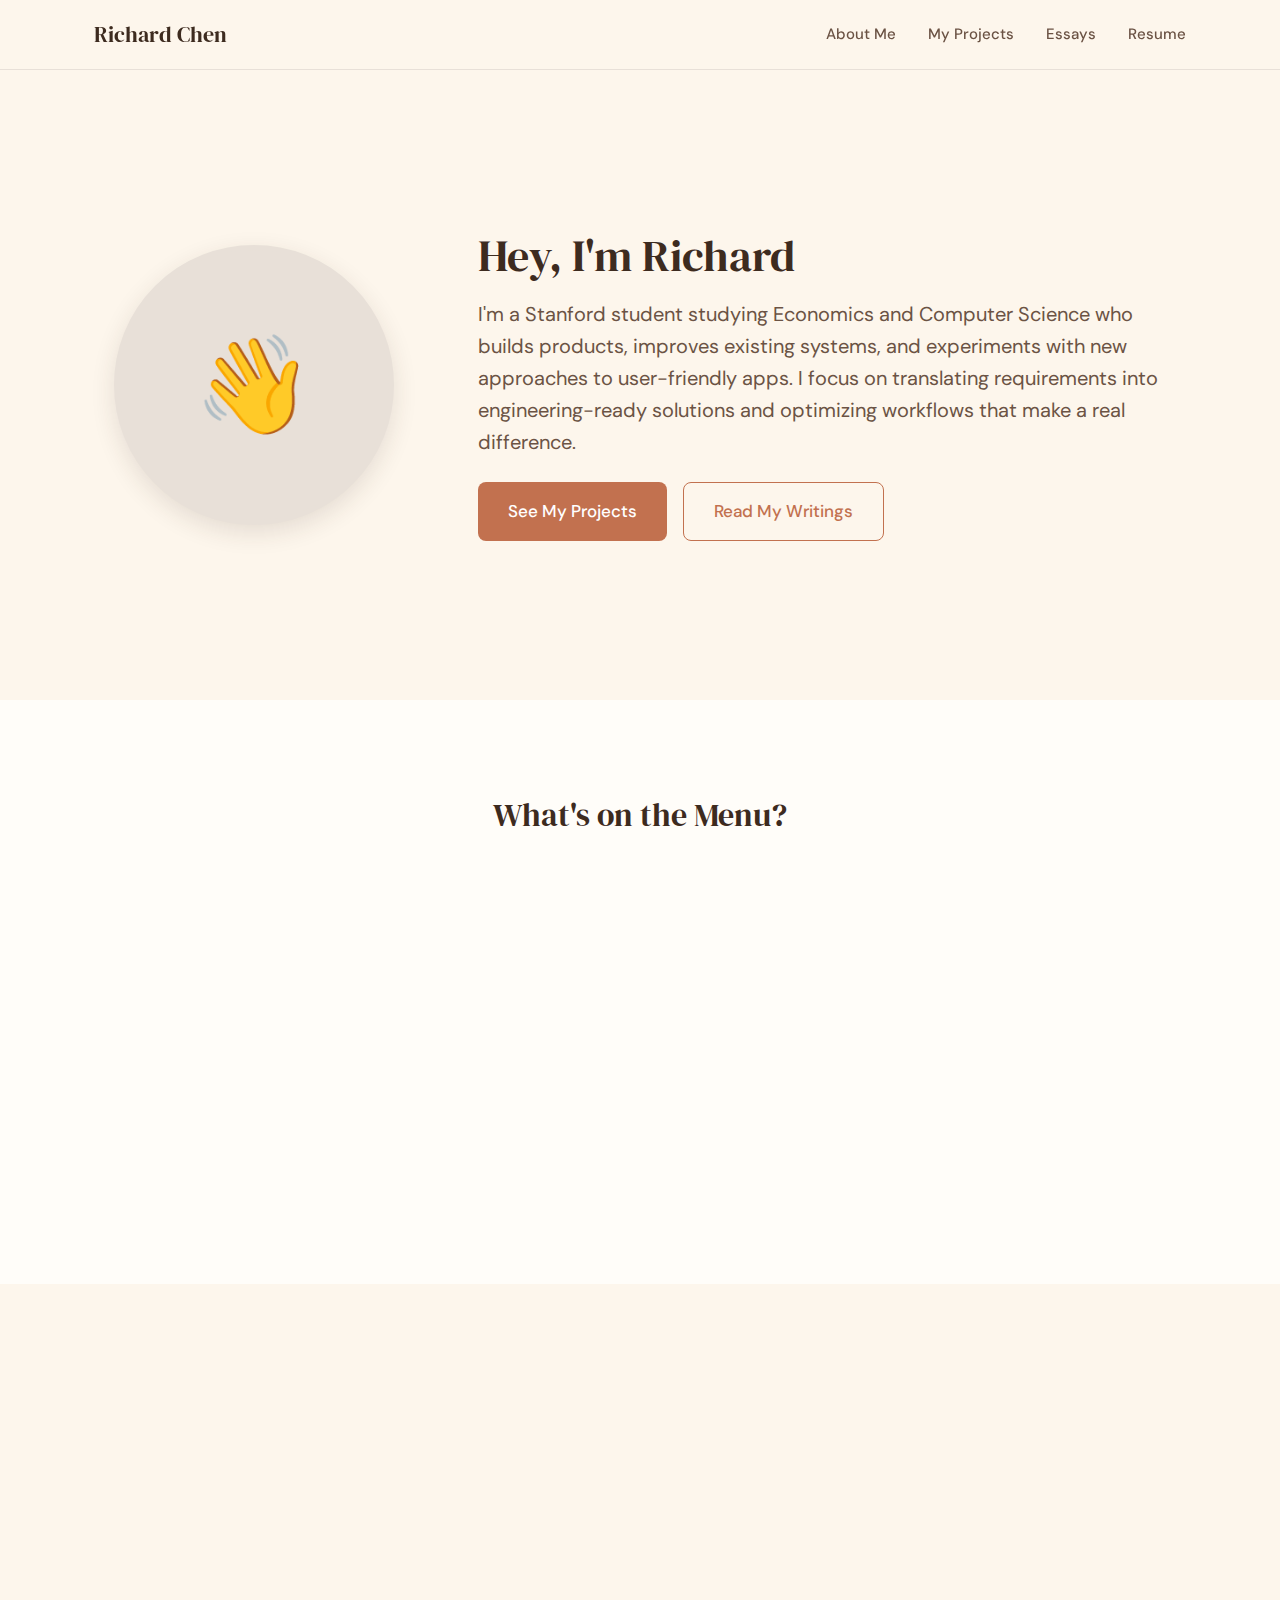
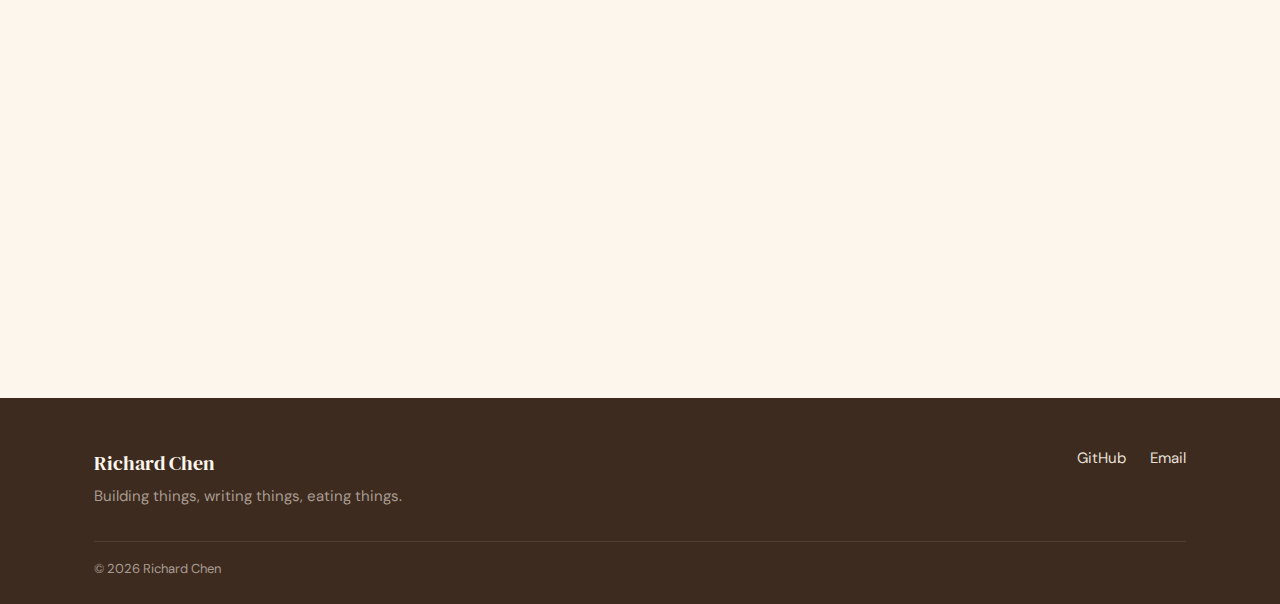
<file: index.html>
<!DOCTYPE html>
<html lang="en">
<head>
  <meta charset="UTF-8">
  <meta name="viewport" content="width=device-width, initial-scale=1.0">
  <meta name="description" content="Richard Chen - Developer, writer, and food enthusiast. Explore my projects, essays, and interests.">
  <title>Richard Chen</title>

  <!-- Fonts -->
  <link rel="preconnect" href="https://fonts.googleapis.com">
  <link rel="preconnect" href="https://fonts.gstatic.com" crossorigin>
  <link href="https://fonts.googleapis.com/css2?family=DM+Sans:ital,wght@0,400;0,500;0,700;1,400&family=DM+Serif+Display&display=swap" rel="stylesheet">

  <!-- Styles -->
  <link rel="stylesheet" href="css/reset.css">
  <link rel="stylesheet" href="css/variables.css">
  <link rel="stylesheet" href="css/base.css">
  <link rel="stylesheet" href="css/layout.css">
  <link rel="stylesheet" href="css/components.css">
  <link rel="stylesheet" href="css/pages.css">
</head>
<body>
  <a href="#main-content" class="skip-link">Skip to main content</a>

  <!-- Navigation -->
  <header class="nav" role="banner">
    <div class="container flex-between">
      <a href="index.html" class="nav__logo">Richard Chen</a>
      <button class="nav__toggle" aria-label="Toggle menu" aria-expanded="false">
        <span class="nav__toggle-bar"></span>
        <span class="nav__toggle-bar"></span>
        <span class="nav__toggle-bar"></span>
      </button>
      <nav class="nav__links" role="navigation" aria-label="Main navigation">
        <a href="about.html" class="nav__link">About Me</a>
        <a href="projects.html" class="nav__link">My Projects</a>
        <a href="essays.html" class="nav__link">Essays</a>
        <a href="resume.html" class="nav__link">Resume</a>
      </nav>
    </div>
  </header>

  <main id="main-content">
    <!-- Hero Section: Photo left, description right -->
    <section class="hero">
      <div class="container">
        <div class="hero__grid">
          <div class="hero__photo-wrapper">
            <!-- Replace with your photo: <img src="/assets/images/headshot.jpg" alt="Richard Chen"> -->
            <span class="hero__photo-placeholder" aria-hidden="true">&#128075;</span>
          </div>
          <div class="hero__content">
            <h1>Hey, I'm Richard</h1>
            <p class="hero__tagline">
              I'm a Stanford student studying Economics and Computer Science who builds products, improves existing systems, and experiments with new approaches to user-friendly apps.
              I focus on translating requirements into engineering-ready solutions and optimizing workflows that make a real difference.
            </p>
            <div class="hero__ctas">
              <a href="projects.html" class="btn btn--primary btn--lg">See My Projects</a>
              <a href="essays.html" class="btn btn--secondary btn--lg">Read My Writings</a>
            </div>
          </div>
        </div>
      </div>
    </section>

    <!-- Cloche Section: Animated food covers -->
    <section class="cloches-section" aria-label="Navigate sections">
      <div class="container">
        <h2 class="cloches-section__title animate-in">What's on the Menu?</h2>
        <p class="cloches-section__subtitle animate-in">Hover to peek, click to explore.</p>

        <div class="cloches-grid">
          <!-- About Me cloche -->
          <a href="about.html" class="cloche animate-in" aria-label="About Me">
            <div class="cloche__dish">
              <div class="cloche__3d-wrapper">
                <div class="cloche__cover" aria-hidden="true"></div>
                <div class="cloche__hidden" aria-hidden="true">&#127836;</div>
              </div>
              <div class="cloche__plate"></div>
            </div>
            <span class="cloche__label">About Me</span>
            <span class="cloche__hint">Who I am</span>
          </a>

          <!-- My Projects cloche -->
          <a href="projects.html" class="cloche animate-in" aria-label="My Projects">
            <div class="cloche__dish">
              <div class="cloche__3d-wrapper">
                <div class="cloche__cover" aria-hidden="true"></div>
                <div class="cloche__hidden" aria-hidden="true">&#127857;</div>
              </div>
              <div class="cloche__plate"></div>
            </div>
            <span class="cloche__label">My Projects</span>
            <span class="cloche__hint">What I build</span>
          </a>

          <!-- Essays cloche -->
          <a href="essays.html" class="cloche animate-in" aria-label="Essays">
            <div class="cloche__dish">
              <div class="cloche__3d-wrapper">
                <div class="cloche__cover" aria-hidden="true"></div>
                <div class="cloche__hidden" aria-hidden="true">&#127843;</div>
              </div>
              <div class="cloche__plate"></div>
            </div>
            <span class="cloche__label">Essays</span>
            <span class="cloche__hint">What I think</span>
          </a>

          <!-- Resume cloche -->
          <a href="resume.html" class="cloche animate-in" aria-label="Resume">
            <div class="cloche__dish">
              <div class="cloche__3d-wrapper">
                <div class="cloche__cover" aria-hidden="true"></div>
                <div class="cloche__hidden" aria-hidden="true">&#127859;</div>
              </div>
              <div class="cloche__plate"></div>
            </div>
            <span class="cloche__label">Resume</span>
            <span class="cloche__hint">My experience</span>
          </a>
        </div>
      </div>
    </section>

    <!-- Contact Section -->
    <section class="contact section" id="contact" aria-label="Contact me">
      <div class="container">
        <div class="text-center animate-in">
          <h2>Get in Touch</h2>
          <p>Have a question, idea, or just want to say hi? Drop me a message.</p>
        </div>

        <form class="contact__form animate-in" id="contact-form" action="https://formsubmit.co/rchen23@stanford.edu" method="POST">
          <!-- FormSubmit config -->
          <input type="hidden" name="_subject" value="New message from portfolio">
          <input type="hidden" name="_captcha" value="false">
          <input type="hidden" name="_next" value="">
          <input type="text" name="_honey" style="display:none" tabindex="-1" autocomplete="off">

          <div class="form-group">
            <label for="name">Your Name</label>
            <input type="text" id="name" name="name" required placeholder="Jane Doe" autocomplete="name">
          </div>

          <div class="form-group">
            <label for="email">Your Email</label>
            <input type="email" id="email" name="email" required placeholder="jane@example.com" autocomplete="email">
          </div>

          <div class="form-group">
            <label for="message">Message</label>
            <textarea id="message" name="message" required placeholder="What's on your mind?"></textarea>
          </div>

          <button type="submit" class="btn btn--primary btn--lg" style="align-self: flex-start;">Send Message</button>

          <div class="contact__status" id="contact-status" role="status" aria-live="polite"></div>
        </form>
      </div>
    </section>
  </main>

  <!-- Footer -->
  <footer class="footer">
    <div class="container">
      <div class="footer__grid">
        <div>
          <p class="footer__name">Richard Chen</p>
          <p class="footer__tagline">Building things, writing things, eating things.</p>
        </div>
        <div class="footer__links">
          <a href="https://github.com/Baffoii" target="_blank" rel="noopener noreferrer">GitHub</a>
          <a href="mailto:rchen23@stanford.edu">Email</a>
        </div>
      </div>
      <p class="footer__copy">&copy; <span class="footer__year">2026</span> Richard Chen</p>
    </div>
  </footer>

  <script src="js/main.js"></script>
</body>
</html>
</file>
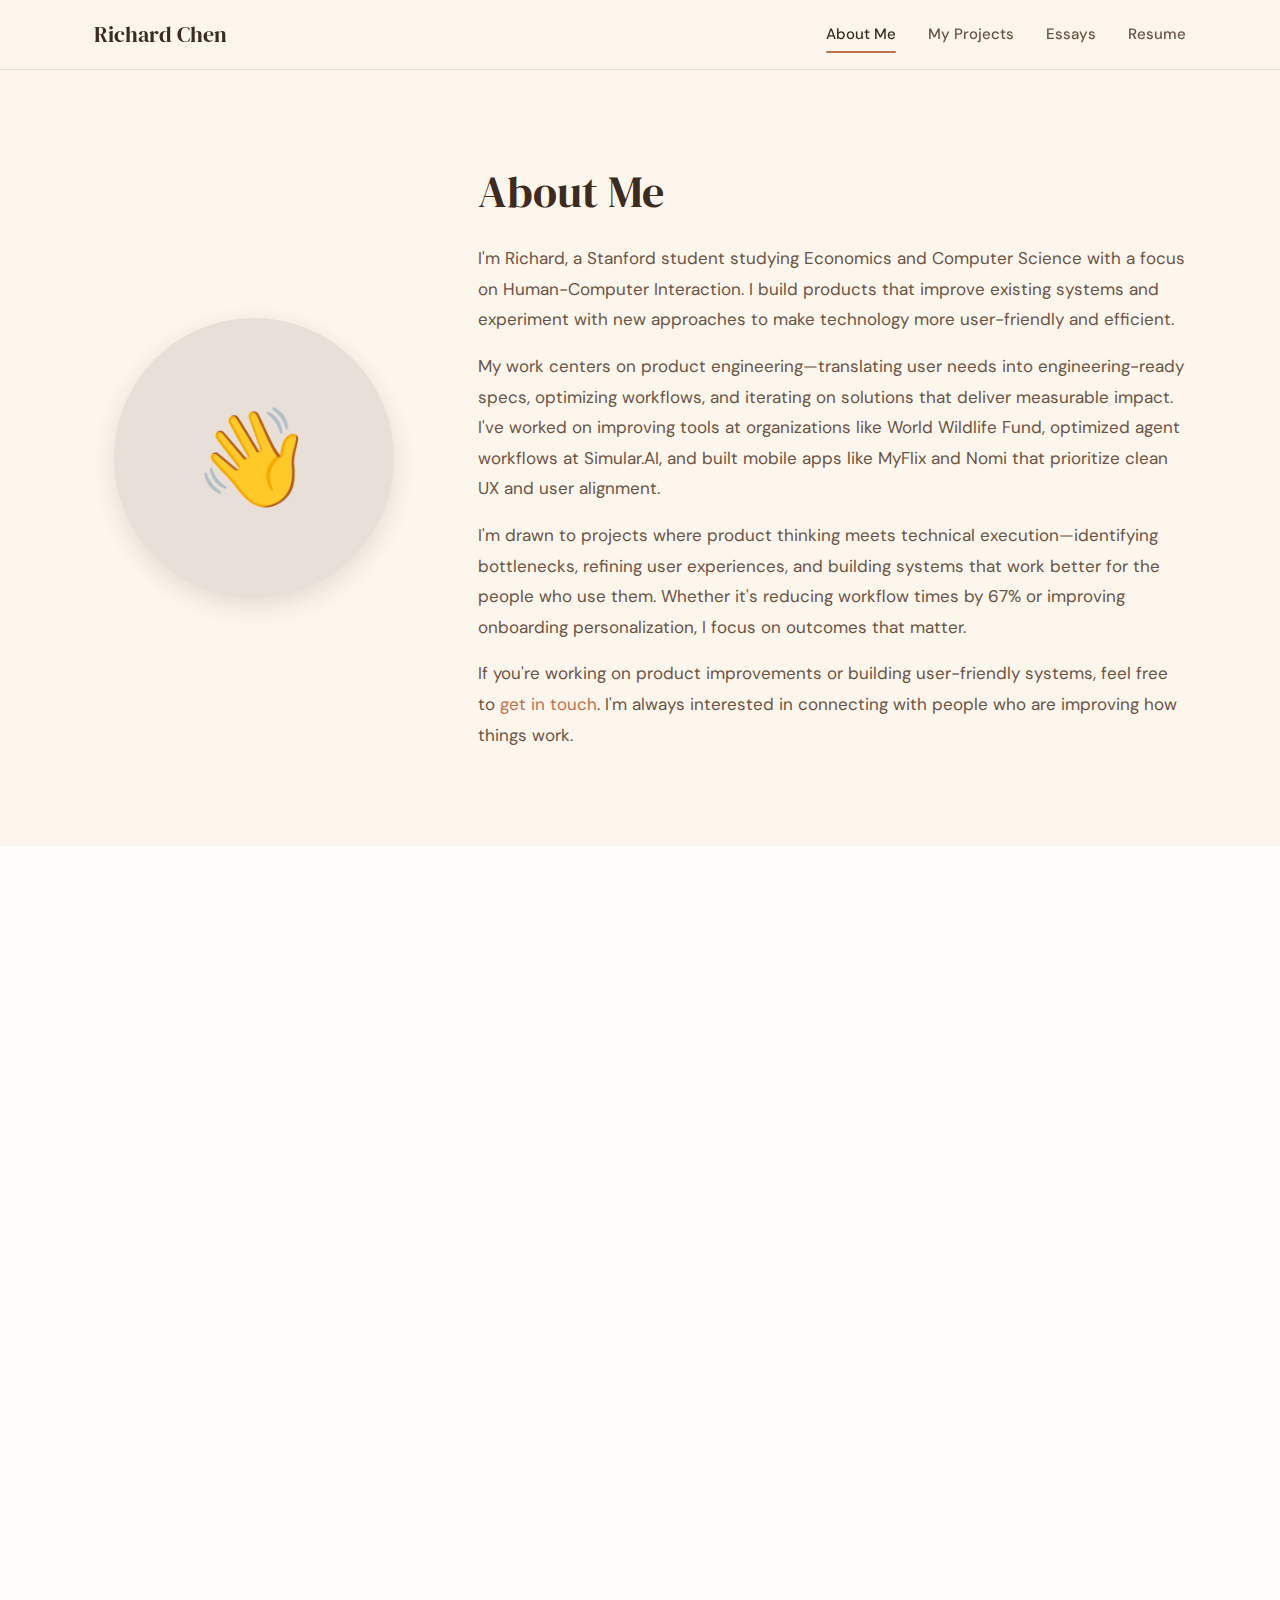
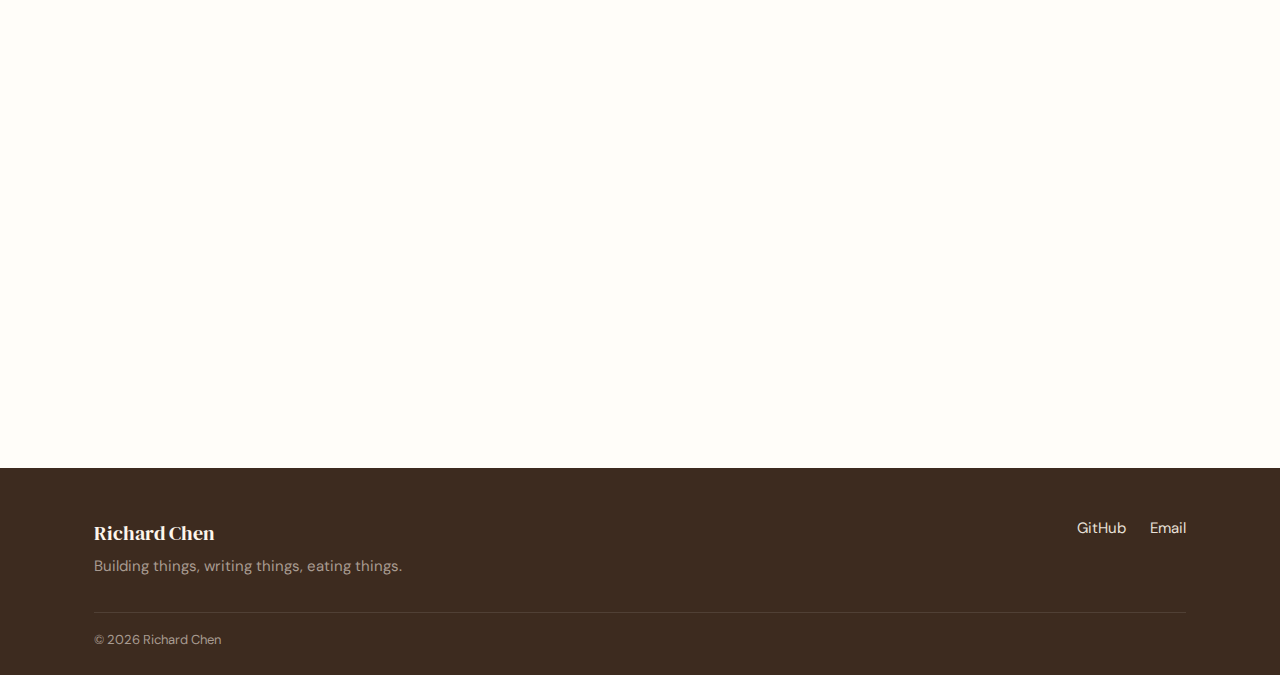
<file: about.html>
<!DOCTYPE html>
<html lang="en">
<head>
  <meta charset="UTF-8">
  <meta name="viewport" content="width=device-width, initial-scale=1.0">
  <meta name="description" content="About Richard Chen - developer, writer, and food enthusiast at Stanford.">
  <title>About Me - Richard Chen</title>

  <link rel="preconnect" href="https://fonts.googleapis.com">
  <link rel="preconnect" href="https://fonts.gstatic.com" crossorigin>
  <link href="https://fonts.googleapis.com/css2?family=DM+Sans:ital,wght@0,400;0,500;0,700;1,400&family=DM+Serif+Display&display=swap" rel="stylesheet">

  <link rel="stylesheet" href="css/reset.css">
  <link rel="stylesheet" href="css/variables.css">
  <link rel="stylesheet" href="css/base.css">
  <link rel="stylesheet" href="css/layout.css">
  <link rel="stylesheet" href="css/components.css">
  <link rel="stylesheet" href="css/pages.css">
</head>
<body>
  <a href="#main-content" class="skip-link">Skip to main content</a>

  <header class="nav" role="banner">
    <div class="container flex-between">
      <a href="index.html" class="nav__logo">Richard Chen</a>
      <button class="nav__toggle" aria-label="Toggle menu" aria-expanded="false">
        <span class="nav__toggle-bar"></span>
        <span class="nav__toggle-bar"></span>
        <span class="nav__toggle-bar"></span>
      </button>
      <nav class="nav__links" role="navigation" aria-label="Main navigation">
        <a href="about.html" class="nav__link">About Me</a>
        <a href="projects.html" class="nav__link">My Projects</a>
        <a href="essays.html" class="nav__link">Essays</a>
        <a href="resume.html" class="nav__link">Resume</a>
      </nav>
    </div>
  </header>

  <main id="main-content">
    <section class="section">
      <div class="container">
        <div class="hero__grid">
          <div class="hero__photo-wrapper">
            <!-- Replace with your photo: <img src="/assets/images/headshot.jpg" alt="Richard Chen"> -->
            <span class="hero__photo-placeholder" aria-hidden="true">&#128075;</span>
          </div>
          <div class="about-content">
            <h1>About Me</h1>
            <p>
              I'm Richard, a Stanford student studying Economics and Computer Science with a focus on Human-Computer Interaction.
              I build products that improve existing systems and experiment with new approaches to make technology more user-friendly and efficient.
            </p>
            <p>
              My work centers on product engineering—translating user needs into engineering-ready specs, optimizing workflows,
              and iterating on solutions that deliver measurable impact. I've worked on improving tools at organizations like World Wildlife Fund,
              optimized agent workflows at Simular.AI, and built mobile apps like MyFlix and Nomi that prioritize clean UX and user alignment.
            </p>
            <p>
              I'm drawn to projects where product thinking meets technical execution—identifying bottlenecks, refining user experiences,
              and building systems that work better for the people who use them. Whether it's reducing workflow times by 67% or improving
              onboarding personalization, I focus on outcomes that matter.
            </p>
            <p>
              If you're working on product improvements or building user-friendly systems, feel free to <a href="index.html#contact">get in touch</a>.
              I'm always interested in connecting with people who are improving how things work.
            </p>
          </div>
        </div>
      </div>
    </section>

    <!-- Food & Interests -->
    <section class="section" style="background: var(--color-surface);">
      <div class="container">
        <h2 class="animate-in">Things I Enjoy</h2>

        <div class="food-gallery" style="margin-bottom: var(--space-2xl);">
          <div class="food-card animate-in">
            <div class="food-card__image">&#127836;</div>
            <div class="food-card__body">
              <h4 class="food-card__title">Ramen Adventures</h4>
              <p class="food-card__desc">On an ongoing quest to find the perfect bowl of tonkotsu. Currently at 47 shops and counting.</p>
            </div>
          </div>

          <div class="food-card animate-in">
            <div class="food-card__image">&#127843;</div>
            <div class="food-card__body">
              <h4 class="food-card__title">Home Cooking</h4>
              <p class="food-card__desc">Trying to master the wok. Specialty: stir-fried noodles that sometimes turn out exactly right.</p>
            </div>
          </div>

          <div class="food-card animate-in">
            <div class="food-card__image">&#9749;</div>
            <div class="food-card__body">
              <h4 class="food-card__title">Coffee</h4>
              <p class="food-card__desc">Pour-over enthusiast. I take my coffee seriously but not myself.</p>
            </div>
          </div>

          <div class="food-card animate-in">
            <div class="food-card__image">&#127838;</div>
            <div class="food-card__body">
              <h4 class="food-card__title">Street Food</h4>
              <p class="food-card__desc">Night markets in Taipei, hawker centers in Singapore. The best food is often the cheapest.</p>
            </div>
          </div>

          <div class="food-card animate-in">
            <div class="food-card__image">&#127833;</div>
            <div class="food-card__body">
              <h4 class="food-card__title">Sushi Appreciation</h4>
              <p class="food-card__desc">From conveyor belt spots to omakase counters. A lifelong study of rice and fish.</p>
            </div>
          </div>

          <div class="food-card animate-in">
            <div class="food-card__image">&#127846;</div>
            <div class="food-card__body">
              <h4 class="food-card__title">Desserts</h4>
              <p class="food-card__desc">Mochi, tiramisu, mango sticky rice. I have a dedicated dessert stomach.</p>
            </div>
          </div>
        </div>

        <h3 class="animate-in" style="margin-bottom: var(--space-lg);">Other Interests</h3>
        <div class="interests-grid">
          <div class="interest-item animate-in">
            <span class="interest-item__icon">&#128218;</span>
            <div class="interest-item__text">
              <h4>Reading</h4>
              <p>Long essays, nonfiction, the occasional novel</p>
            </div>
          </div>

          <div class="interest-item animate-in">
            <span class="interest-item__icon">&#128247;</span>
            <div class="interest-item__text">
              <h4>Photography</h4>
              <p>Mostly food and cityscapes</p>
            </div>
          </div>

          <div class="interest-item animate-in">
            <span class="interest-item__icon">&#127956;&#65039;</span>
            <div class="interest-item__text">
              <h4>Hiking</h4>
              <p>Bay Area trails on weekends</p>
            </div>
          </div>

          <div class="interest-item animate-in">
            <span class="interest-item__icon">&#127911;</span>
            <div class="interest-item__text">
              <h4>Music</h4>
              <p>Jazz, lo-fi, and film scores</p>
            </div>
          </div>
        </div>
      </div>
    </section>
  </main>

  <footer class="footer">
    <div class="container">
      <div class="footer__grid">
        <div>
          <p class="footer__name">Richard Chen</p>
          <p class="footer__tagline">Building things, writing things, eating things.</p>
        </div>
        <div class="footer__links">
          <a href="https://github.com/Baffoii" target="_blank" rel="noopener noreferrer">GitHub</a>
          <a href="mailto:rchen23@stanford.edu">Email</a>
        </div>
      </div>
      <p class="footer__copy">&copy; <span class="footer__year">2026</span> Richard Chen</p>
    </div>
  </footer>

  <script src="js/main.js"></script>
</body>
</html>
</file>
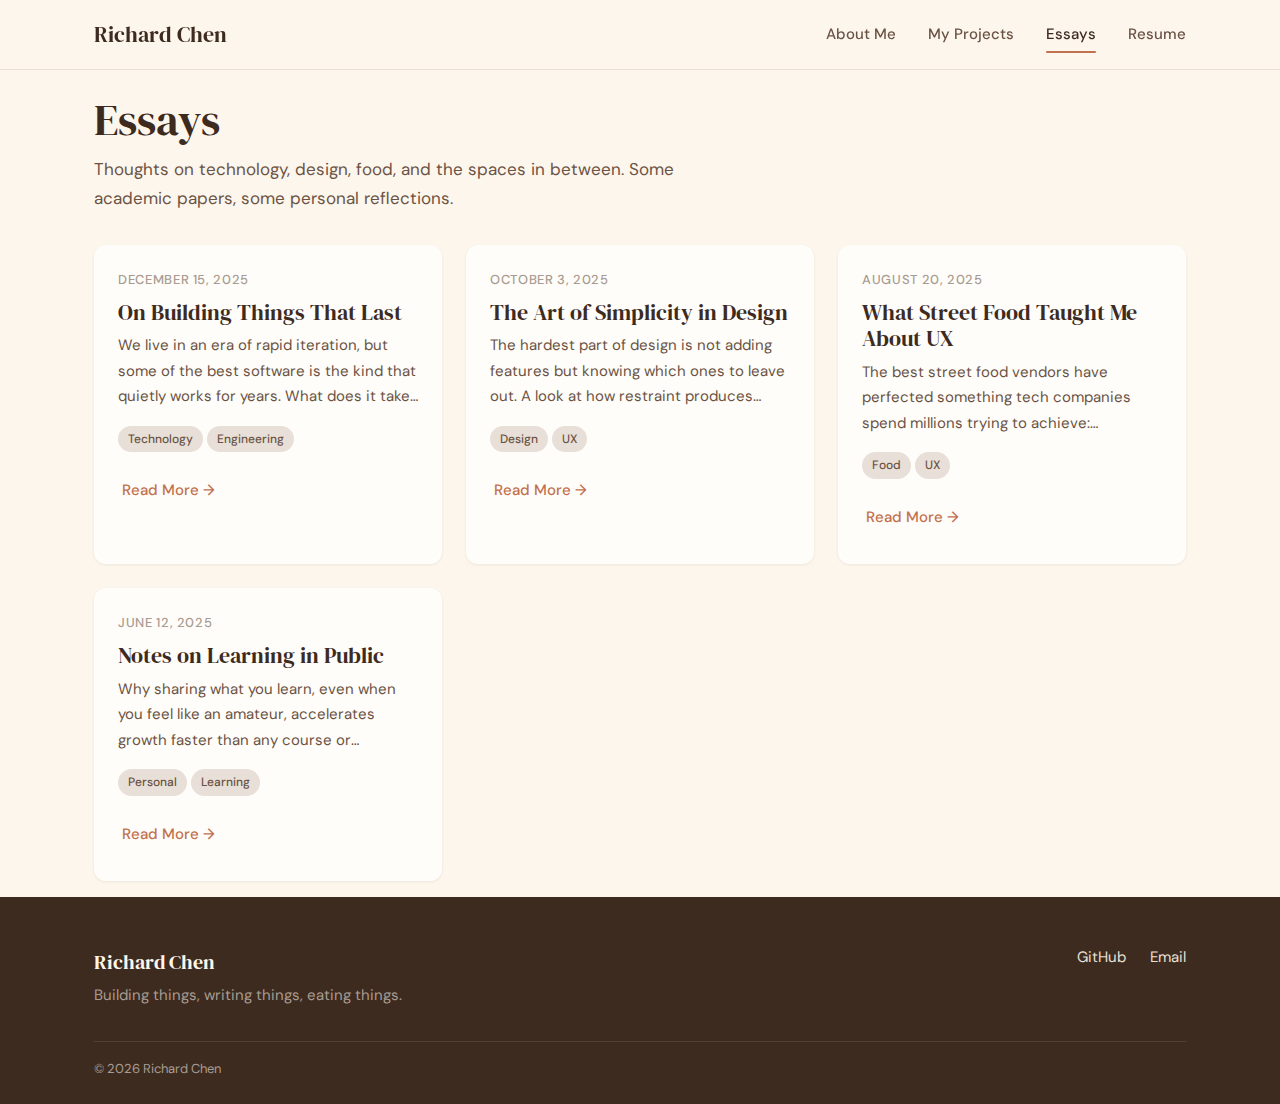
<file: essays.html>
<!DOCTYPE html>
<html lang="en">
<head>
  <meta charset="UTF-8">
  <meta name="viewport" content="width=device-width, initial-scale=1.0">
  <meta name="description" content="Essays and papers by Richard Chen on technology, design, food, and more.">
  <title>Essays - Richard Chen</title>

  <link rel="preconnect" href="https://fonts.googleapis.com">
  <link rel="preconnect" href="https://fonts.gstatic.com" crossorigin>
  <link href="https://fonts.googleapis.com/css2?family=DM+Sans:ital,wght@0,400;0,500;0,700;1,400&family=DM+Serif+Display&display=swap" rel="stylesheet">

  <link rel="stylesheet" href="css/reset.css">
  <link rel="stylesheet" href="css/variables.css">
  <link rel="stylesheet" href="css/base.css">
  <link rel="stylesheet" href="css/layout.css">
  <link rel="stylesheet" href="css/components.css">
  <link rel="stylesheet" href="css/pages.css">
</head>
<body>
  <a href="#main-content" class="skip-link">Skip to main content</a>

  <header class="nav" role="banner">
    <div class="container flex-between">
      <a href="index.html" class="nav__logo">Richard Chen</a>
      <button class="nav__toggle" aria-label="Toggle menu" aria-expanded="false">
        <span class="nav__toggle-bar"></span>
        <span class="nav__toggle-bar"></span>
        <span class="nav__toggle-bar"></span>
      </button>
      <nav class="nav__links" role="navigation" aria-label="Main navigation">
        <a href="about.html" class="nav__link">About Me</a>
        <a href="projects.html" class="nav__link">My Projects</a>
        <a href="essays.html" class="nav__link">Essays</a>
        <a href="resume.html" class="nav__link">Resume</a>
      </nav>
    </div>
  </header>

  <main id="main-content" class="page-essays">
    <section class="page-header">
      <div class="container">
        <h1 class="page-header__title">Essays</h1>
        <p class="page-header__desc">Thoughts on technology, design, food, and the spaces in between. Some academic papers, some personal reflections.</p>
      </div>
    </section>

    <section class="section--sm section--tight">
      <div class="container">
        <div class="grid grid--2">
          <!-- Essay 1 -->
          <article class="card writing-card animate-in">
            <time class="writing-card__date" datetime="2025-12-15">December 15, 2025</time>
            <h3 class="writing-card__title">
              <a href="writing/on-building-things-that-last">On Building Things That Last</a>
            </h3>
            <p class="writing-card__excerpt">
              We live in an era of rapid iteration, but some of the best software is the kind that quietly works for years.
              What does it take to build something durable in a world obsessed with the new?
            </p>
            <div class="writing-card__tags">
              <span class="badge">Technology</span>
              <span class="badge">Engineering</span>
            </div>
            <a href="writing/on-building-things-that-last" class="btn btn--ghost">Read More &rarr;</a>
          </article>

          <!-- Essay 2 -->
          <article class="card writing-card animate-in">
            <time class="writing-card__date" datetime="2025-10-03">October 3, 2025</time>
            <h3 class="writing-card__title">
              <a href="writing/the-art-of-simplicity-in-design">The Art of Simplicity in Design</a>
            </h3>
            <p class="writing-card__excerpt">
              The hardest part of design is not adding features but knowing which ones to leave out.
              A look at how restraint produces more powerful experiences.
            </p>
            <div class="writing-card__tags">
              <span class="badge">Design</span>
              <span class="badge">UX</span>
            </div>
            <a href="writing/the-art-of-simplicity-in-design" class="btn btn--ghost">Read More &rarr;</a>
          </article>

          <!-- Essay 3 -->
          <article class="card writing-card animate-in">
            <time class="writing-card__date" datetime="2025-08-20">August 20, 2025</time>
            <h3 class="writing-card__title">
              <a href="writing/what-street-food-taught-me-about-ux">What Street Food Taught Me About UX</a>
            </h3>
            <p class="writing-card__excerpt">
              The best street food vendors have perfected something tech companies spend millions trying to achieve: frictionless, delightful experiences.
              Here's what I learned from watching noodle carts in Taipei.
            </p>
            <div class="writing-card__tags">
              <span class="badge">Food</span>
              <span class="badge">UX</span>
            </div>
            <a href="writing/what-street-food-taught-me-about-ux" class="btn btn--ghost">Read More &rarr;</a>
          </article>

          <!-- Essay 4 -->
          <article class="card writing-card animate-in">
            <time class="writing-card__date" datetime="2025-06-12">June 12, 2025</time>
            <h3 class="writing-card__title">
              <a href="writing/notes-on-learning-in-public">Notes on Learning in Public</a>
            </h3>
            <p class="writing-card__excerpt">
              Why sharing what you learn, even when you feel like an amateur, accelerates growth faster than any course or credential.
              A case for building in the open.
            </p>
            <div class="writing-card__tags">
              <span class="badge">Personal</span>
              <span class="badge">Learning</span>
            </div>
            <a href="writing/notes-on-learning-in-public" class="btn btn--ghost">Read More &rarr;</a>
          </article>
        </div>
      </div>
    </section>
  </main>

  <footer class="footer">
    <div class="container">
      <div class="footer__grid">
        <div>
          <p class="footer__name">Richard Chen</p>
          <p class="footer__tagline">Building things, writing things, eating things.</p>
        </div>
        <div class="footer__links">
          <a href="https://github.com/Baffoii" target="_blank" rel="noopener noreferrer">GitHub</a>
          <a href="mailto:rchen23@stanford.edu">Email</a>
        </div>
      </div>
      <p class="footer__copy">&copy; <span class="footer__year">2026</span> Richard Chen</p>
    </div>
  </footer>

  <script src="js/main.js"></script>
</body>
</html>
</file>
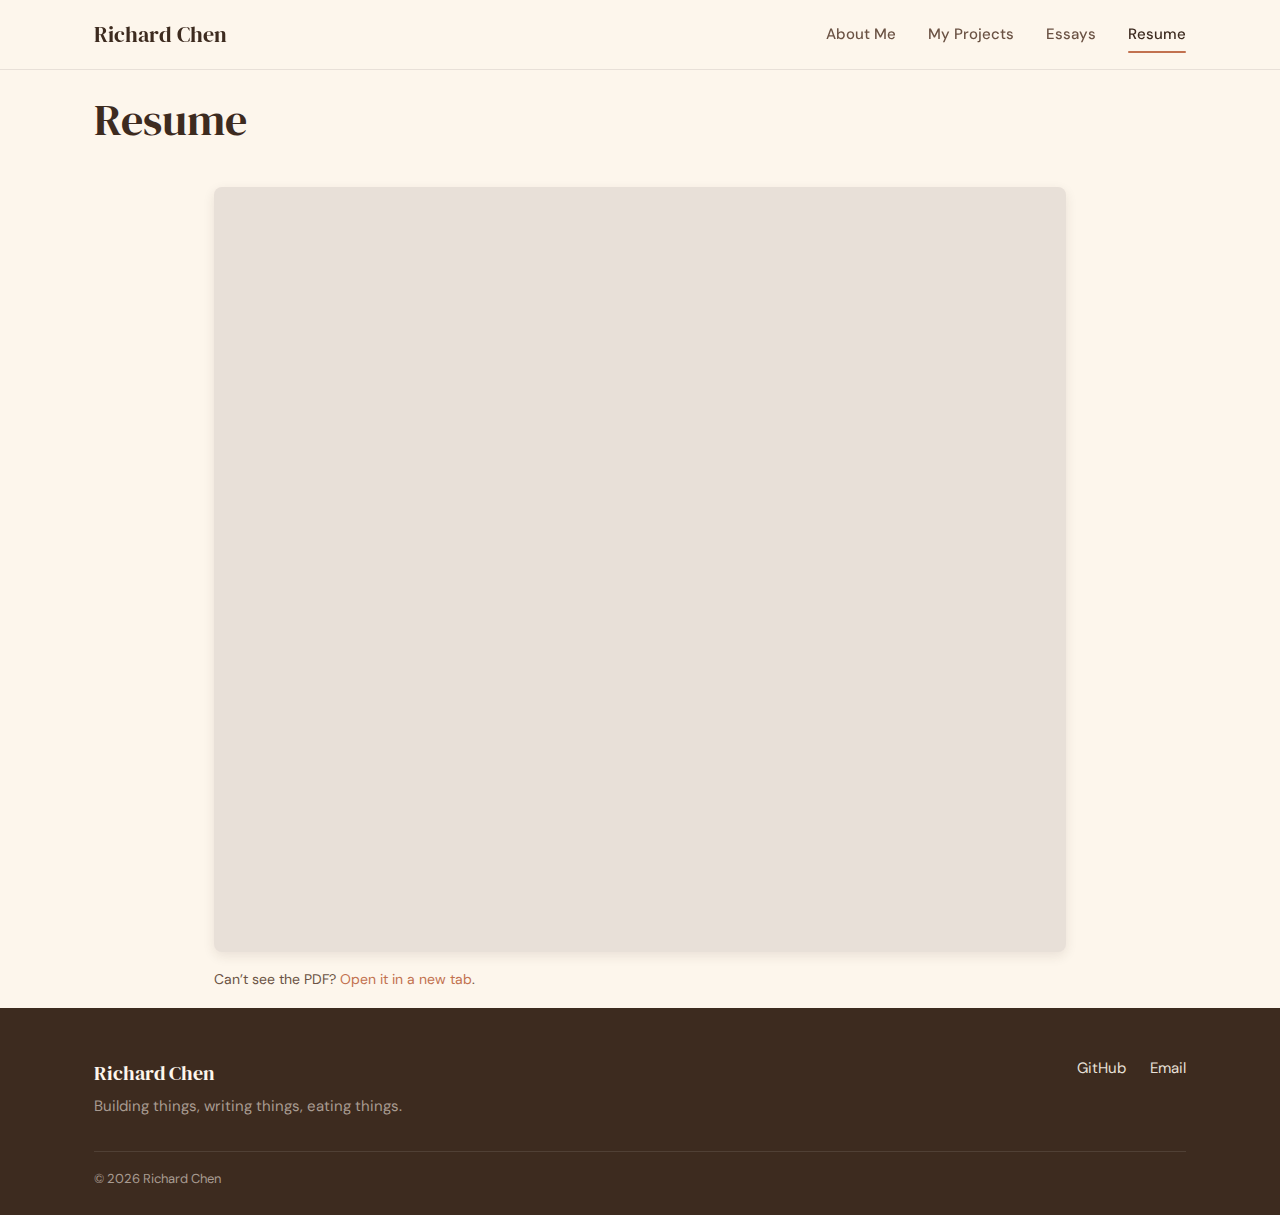
<file: resume.html>
<!DOCTYPE html>
<html lang="en">
<head>
  <meta charset="UTF-8">
  <meta name="viewport" content="width=device-width, initial-scale=1.0">
  <meta name="description" content="Resume of Richard Chen - education, experience, and skills.">
  <title>Resume - Richard Chen</title>

  <link rel="preconnect" href="https://fonts.googleapis.com">
  <link rel="preconnect" href="https://fonts.gstatic.com" crossorigin>
  <link href="https://fonts.googleapis.com/css2?family=DM+Sans:ital,wght@0,400;0,500;0,700;1,400&family=DM+Serif+Display&display=swap" rel="stylesheet">

  <link rel="stylesheet" href="css/reset.css">
  <link rel="stylesheet" href="css/variables.css">
  <link rel="stylesheet" href="css/base.css">
  <link rel="stylesheet" href="css/layout.css">
  <link rel="stylesheet" href="css/components.css">
  <link rel="stylesheet" href="css/pages.css">
</head>
<body>
  <a href="#main-content" class="skip-link">Skip to main content</a>

  <header class="nav" role="banner">
    <div class="container flex-between">
      <a href="index.html" class="nav__logo">Richard Chen</a>
      <button class="nav__toggle" aria-label="Toggle menu" aria-expanded="false">
        <span class="nav__toggle-bar"></span>
        <span class="nav__toggle-bar"></span>
        <span class="nav__toggle-bar"></span>
      </button>
      <nav class="nav__links" role="navigation" aria-label="Main navigation">
        <a href="about.html" class="nav__link">About Me</a>
        <a href="projects.html" class="nav__link">My Projects</a>
        <a href="essays.html" class="nav__link">Essays</a>
        <a href="resume.html" class="nav__link">Resume</a>
      </nav>
    </div>
  </header>

  <main id="main-content" class="page-resume">
    <section class="page-header">
      <div class="container">
        <h1 class="page-header__title">Resume</h1>
      </div>
    </section>

    <section class="section--sm section--tight">
      <div class="container resume-viewer-wrap">
        <div class="resume-viewer__embed-wrap animate-in">
          <iframe
            src="assets/Rui_Chen_Resume.pdf"
            title="Resume PDF"
            class="resume-viewer__pdf"
          ></iframe>
        </div>
        <p class="resume-viewer__fallback">
          Can’t see the PDF? <a href="assets/Rui_Chen_Resume.pdf" target="_blank" rel="noopener noreferrer">Open it in a new tab</a>.
        </p>
      </div>
    </section>
  </main>

  <footer class="footer">
    <div class="container">
      <div class="footer__grid">
        <div>
          <p class="footer__name">Richard Chen</p>
          <p class="footer__tagline">Building things, writing things, eating things.</p>
        </div>
        <div class="footer__links">
          <a href="https://github.com/Baffoii" target="_blank" rel="noopener noreferrer">GitHub</a>
          <a href="mailto:rchen23@stanford.edu">Email</a>
        </div>
      </div>
      <p class="footer__copy">&copy; <span class="footer__year">2026</span> Richard Chen</p>
    </div>
  </footer>

  <script src="js/main.js"></script>
</body>
</html>
</file>
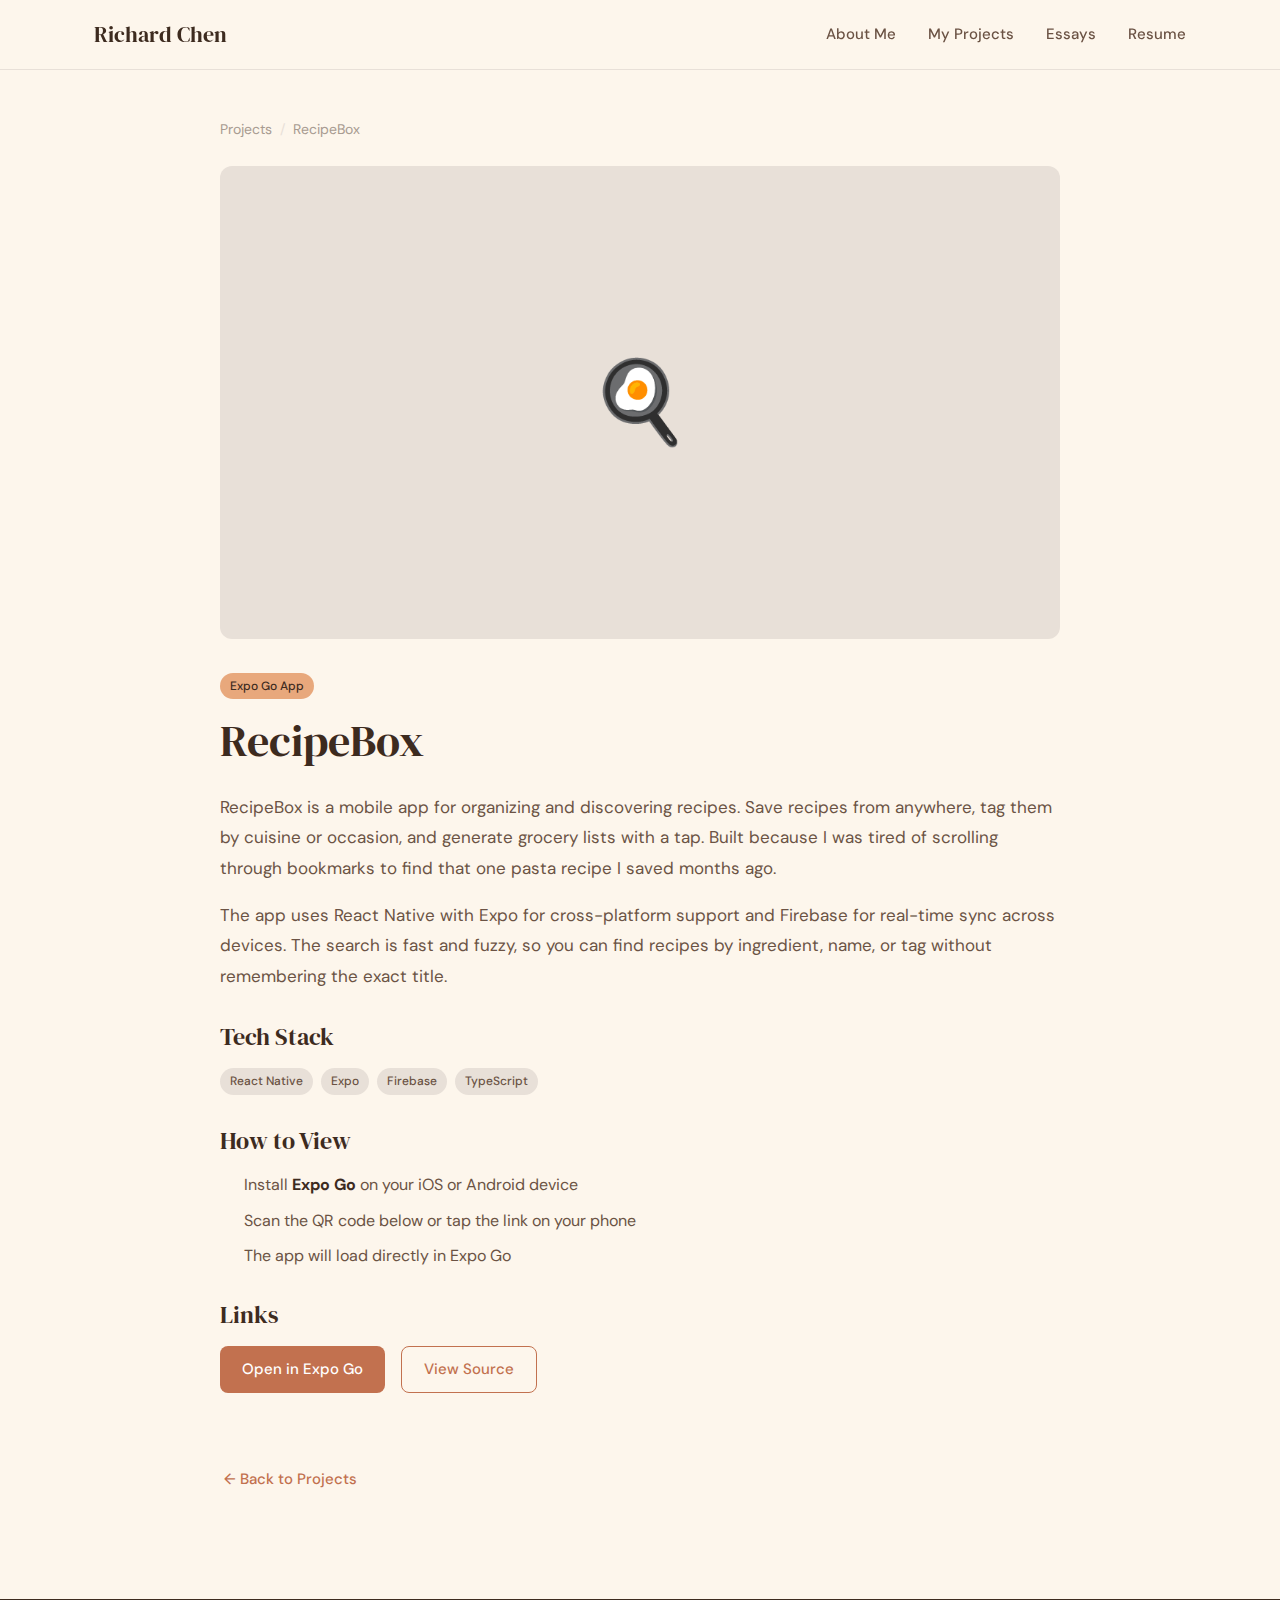
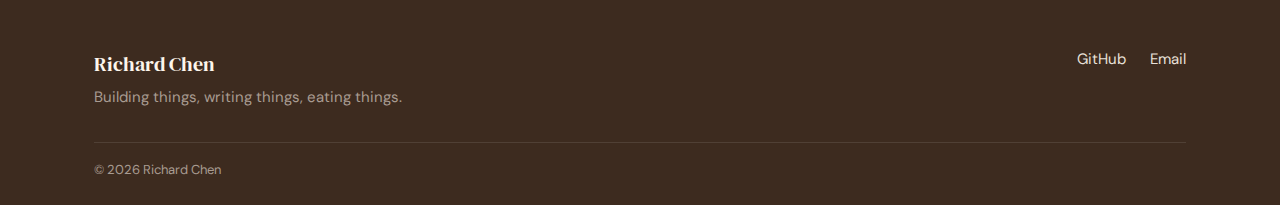
<file: project/placeholder-app.html>
<!DOCTYPE html>
<html lang="en">
<head>
  <meta charset="UTF-8">
  <meta name="viewport" content="width=device-width, initial-scale=1.0">
  <meta name="description" content="RecipeBox - A mobile recipe organizer built with React Native and Expo.">
  <title>RecipeBox - Richard Chen</title>

  <link rel="preconnect" href="https://fonts.googleapis.com">
  <link rel="preconnect" href="https://fonts.gstatic.com" crossorigin>
  <link href="https://fonts.googleapis.com/css2?family=DM+Sans:ital,wght@0,400;0,500;0,700;1,400&family=DM+Serif+Display&display=swap" rel="stylesheet">

  <link rel="stylesheet" href="/css/reset.css">
  <link rel="stylesheet" href="/css/variables.css">
  <link rel="stylesheet" href="/css/base.css">
  <link rel="stylesheet" href="/css/layout.css">
  <link rel="stylesheet" href="/css/components.css">
  <link rel="stylesheet" href="/css/pages.css">
</head>
<body>
  <a href="#main-content" class="skip-link">Skip to main content</a>

  <header class="nav" role="banner">
    <div class="container flex-between">
      <a href="/" class="nav__logo">Richard Chen</a>
      <button class="nav__toggle" aria-label="Toggle menu" aria-expanded="false">
        <span class="nav__toggle-bar"></span>
        <span class="nav__toggle-bar"></span>
        <span class="nav__toggle-bar"></span>
      </button>
      <nav class="nav__links" role="navigation" aria-label="Main navigation">
        <a href="/about" class="nav__link">About Me</a>
        <a href="/projects" class="nav__link">My Projects</a>
        <a href="/essays" class="nav__link">Essays</a>
        <a href="/resume" class="nav__link">Resume</a>
      </nav>
    </div>
  </header>

  <main id="main-content">
    <div class="container">
      <article class="project-detail">
        <nav class="breadcrumb" aria-label="Breadcrumb">
          <a href="/projects">Projects</a>
          <span class="breadcrumb__sep" aria-hidden="true">/</span>
          <span>RecipeBox</span>
        </nav>

        <div class="project-detail__hero-img" role="img" aria-label="RecipeBox app screenshot">&#127859;</div>

        <div class="project-detail__type">
          <span class="badge badge--accent">Expo Go App</span>
        </div>

        <h1>RecipeBox</h1>

        <div class="project-detail__desc">
          <p>
            RecipeBox is a mobile app for organizing and discovering recipes. Save recipes from anywhere, tag them by
            cuisine or occasion, and generate grocery lists with a tap. Built because I was tired of scrolling through
            bookmarks to find that one pasta recipe I saved months ago.
          </p>
          <p>
            The app uses React Native with Expo for cross-platform support and Firebase for real-time sync across
            devices. The search is fast and fuzzy, so you can find recipes by ingredient, name, or tag without
            remembering the exact title.
          </p>
        </div>

        <div class="project-detail__section">
          <h3>Tech Stack</h3>
          <div class="flex flex-wrap gap-sm">
            <span class="badge">React Native</span>
            <span class="badge">Expo</span>
            <span class="badge">Firebase</span>
            <span class="badge">TypeScript</span>
          </div>
        </div>

        <div class="project-detail__section">
          <h3>How to View</h3>
          <ol style="padding-left: var(--space-lg); color: var(--color-text-muted);">
            <li style="margin-bottom: var(--space-sm);">Install <strong>Expo Go</strong> on your iOS or Android device</li>
            <li style="margin-bottom: var(--space-sm);">Scan the QR code below or tap the link on your phone</li>
            <li>The app will load directly in Expo Go</li>
          </ol>
        </div>

        <div class="project-detail__section">
          <h3>Links</h3>
          <div class="project-detail__links">
            <a href="#" class="btn btn--primary" target="_blank" rel="noopener"><!-- Replace with real Expo URL -->Open in Expo Go</a>
            <a href="#" class="btn btn--secondary" target="_blank" rel="noopener"><!-- Replace with GitHub URL -->View Source</a>
          </div>
        </div>

        <a href="/projects" class="project-detail__back btn btn--ghost">&larr; Back to Projects</a>
      </article>
    </div>
  </main>

  <footer class="footer">
    <div class="container">
      <div class="footer__grid">
        <div>
          <p class="footer__name">Richard Chen</p>
          <p class="footer__tagline">Building things, writing things, eating things.</p>
        </div>
        <div class="footer__links">
          <a href="https://github.com/Baffoii" target="_blank" rel="noopener noreferrer">GitHub</a>
          <a href="mailto:rchen23@stanford.edu">Email</a>
        </div>
      </div>
      <p class="footer__copy">&copy; <span class="footer__year">2026</span> Richard Chen</p>
    </div>
  </footer>

  <script src="/js/main.js"></script>
</body>
</html>
</file>
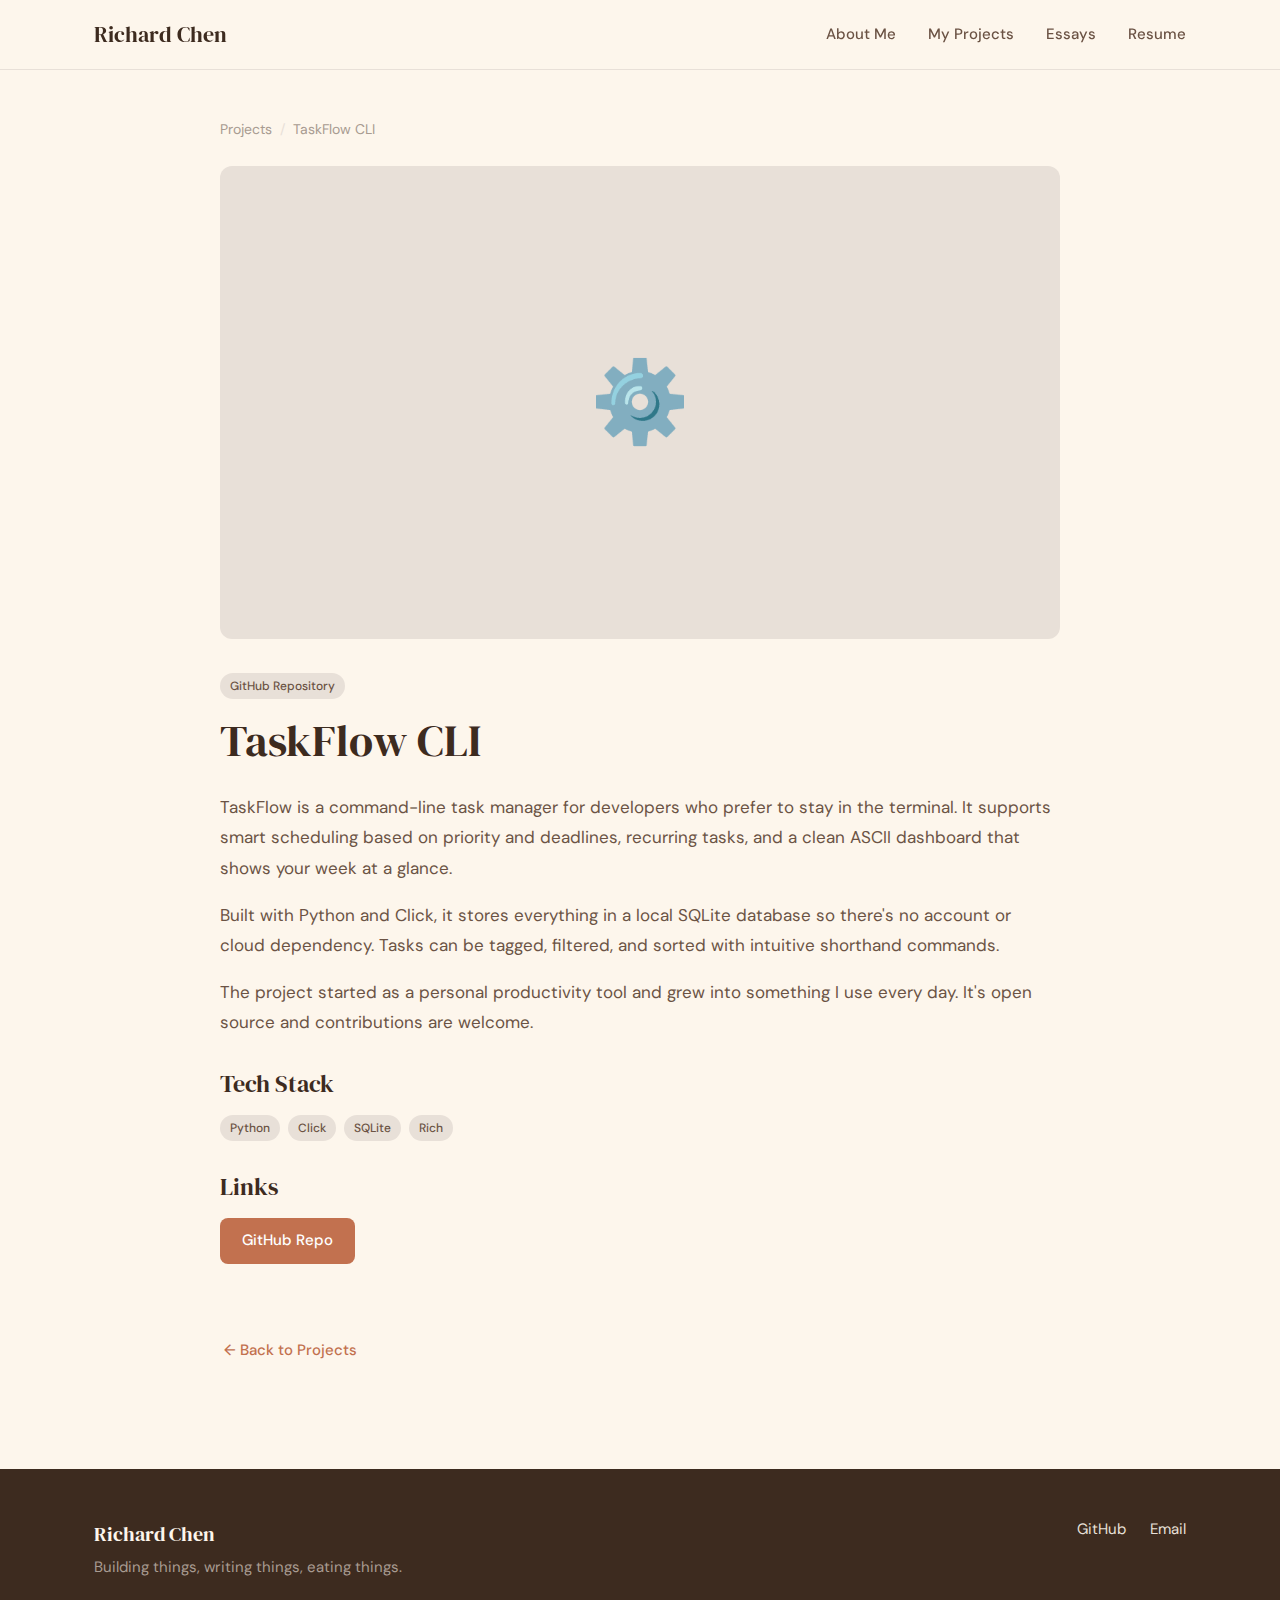
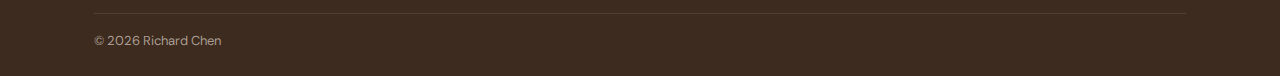
<file: project/placeholder-tool.html>
<!DOCTYPE html>
<html lang="en">
<head>
  <meta charset="UTF-8">
  <meta name="viewport" content="width=device-width, initial-scale=1.0">
  <meta name="description" content="TaskFlow CLI - A command-line task manager built with Python.">
  <title>TaskFlow CLI - Richard Chen</title>

  <link rel="preconnect" href="https://fonts.googleapis.com">
  <link rel="preconnect" href="https://fonts.gstatic.com" crossorigin>
  <link href="https://fonts.googleapis.com/css2?family=DM+Sans:ital,wght@0,400;0,500;0,700;1,400&family=DM+Serif+Display&display=swap" rel="stylesheet">

  <link rel="stylesheet" href="/css/reset.css">
  <link rel="stylesheet" href="/css/variables.css">
  <link rel="stylesheet" href="/css/base.css">
  <link rel="stylesheet" href="/css/layout.css">
  <link rel="stylesheet" href="/css/components.css">
  <link rel="stylesheet" href="/css/pages.css">
</head>
<body>
  <a href="#main-content" class="skip-link">Skip to main content</a>

  <header class="nav" role="banner">
    <div class="container flex-between">
      <a href="/" class="nav__logo">Richard Chen</a>
      <button class="nav__toggle" aria-label="Toggle menu" aria-expanded="false">
        <span class="nav__toggle-bar"></span>
        <span class="nav__toggle-bar"></span>
        <span class="nav__toggle-bar"></span>
      </button>
      <nav class="nav__links" role="navigation" aria-label="Main navigation">
        <a href="/about" class="nav__link">About Me</a>
        <a href="/projects" class="nav__link">My Projects</a>
        <a href="/essays" class="nav__link">Essays</a>
        <a href="/resume" class="nav__link">Resume</a>
      </nav>
    </div>
  </header>

  <main id="main-content">
    <div class="container">
      <article class="project-detail">
        <nav class="breadcrumb" aria-label="Breadcrumb">
          <a href="/projects">Projects</a>
          <span class="breadcrumb__sep" aria-hidden="true">/</span>
          <span>TaskFlow CLI</span>
        </nav>

        <div class="project-detail__hero-img" role="img" aria-label="TaskFlow CLI screenshot">&#9881;&#65039;</div>

        <div class="project-detail__type">
          <span class="badge">GitHub Repository</span>
        </div>

        <h1>TaskFlow CLI</h1>

        <div class="project-detail__desc">
          <p>
            TaskFlow is a command-line task manager for developers who prefer to stay in the terminal. It supports
            smart scheduling based on priority and deadlines, recurring tasks, and a clean ASCII dashboard that
            shows your week at a glance.
          </p>
          <p>
            Built with Python and Click, it stores everything in a local SQLite database so there's no account
            or cloud dependency. Tasks can be tagged, filtered, and sorted with intuitive shorthand commands.
          </p>
          <p>
            The project started as a personal productivity tool and grew into something I use every day.
            It's open source and contributions are welcome.
          </p>
        </div>

        <div class="project-detail__section">
          <h3>Tech Stack</h3>
          <div class="flex flex-wrap gap-sm">
            <span class="badge">Python</span>
            <span class="badge">Click</span>
            <span class="badge">SQLite</span>
            <span class="badge">Rich</span>
          </div>
        </div>

        <div class="project-detail__section">
          <h3>Links</h3>
          <div class="project-detail__links">
            <a href="#" class="btn btn--primary" target="_blank" rel="noopener"><!-- Replace with real URL -->GitHub Repo</a>
          </div>
        </div>

        <a href="/projects" class="project-detail__back btn btn--ghost">&larr; Back to Projects</a>
      </article>
    </div>
  </main>

  <footer class="footer">
    <div class="container">
      <div class="footer__grid">
        <div>
          <p class="footer__name">Richard Chen</p>
          <p class="footer__tagline">Building things, writing things, eating things.</p>
        </div>
        <div class="footer__links">
          <a href="https://github.com/Baffoii" target="_blank" rel="noopener noreferrer">GitHub</a>
          <a href="mailto:rchen23@stanford.edu">Email</a>
        </div>
      </div>
      <p class="footer__copy">&copy; <span class="footer__year">2026</span> Richard Chen</p>
    </div>
  </footer>

  <script src="/js/main.js"></script>
</body>
</html>
</file>
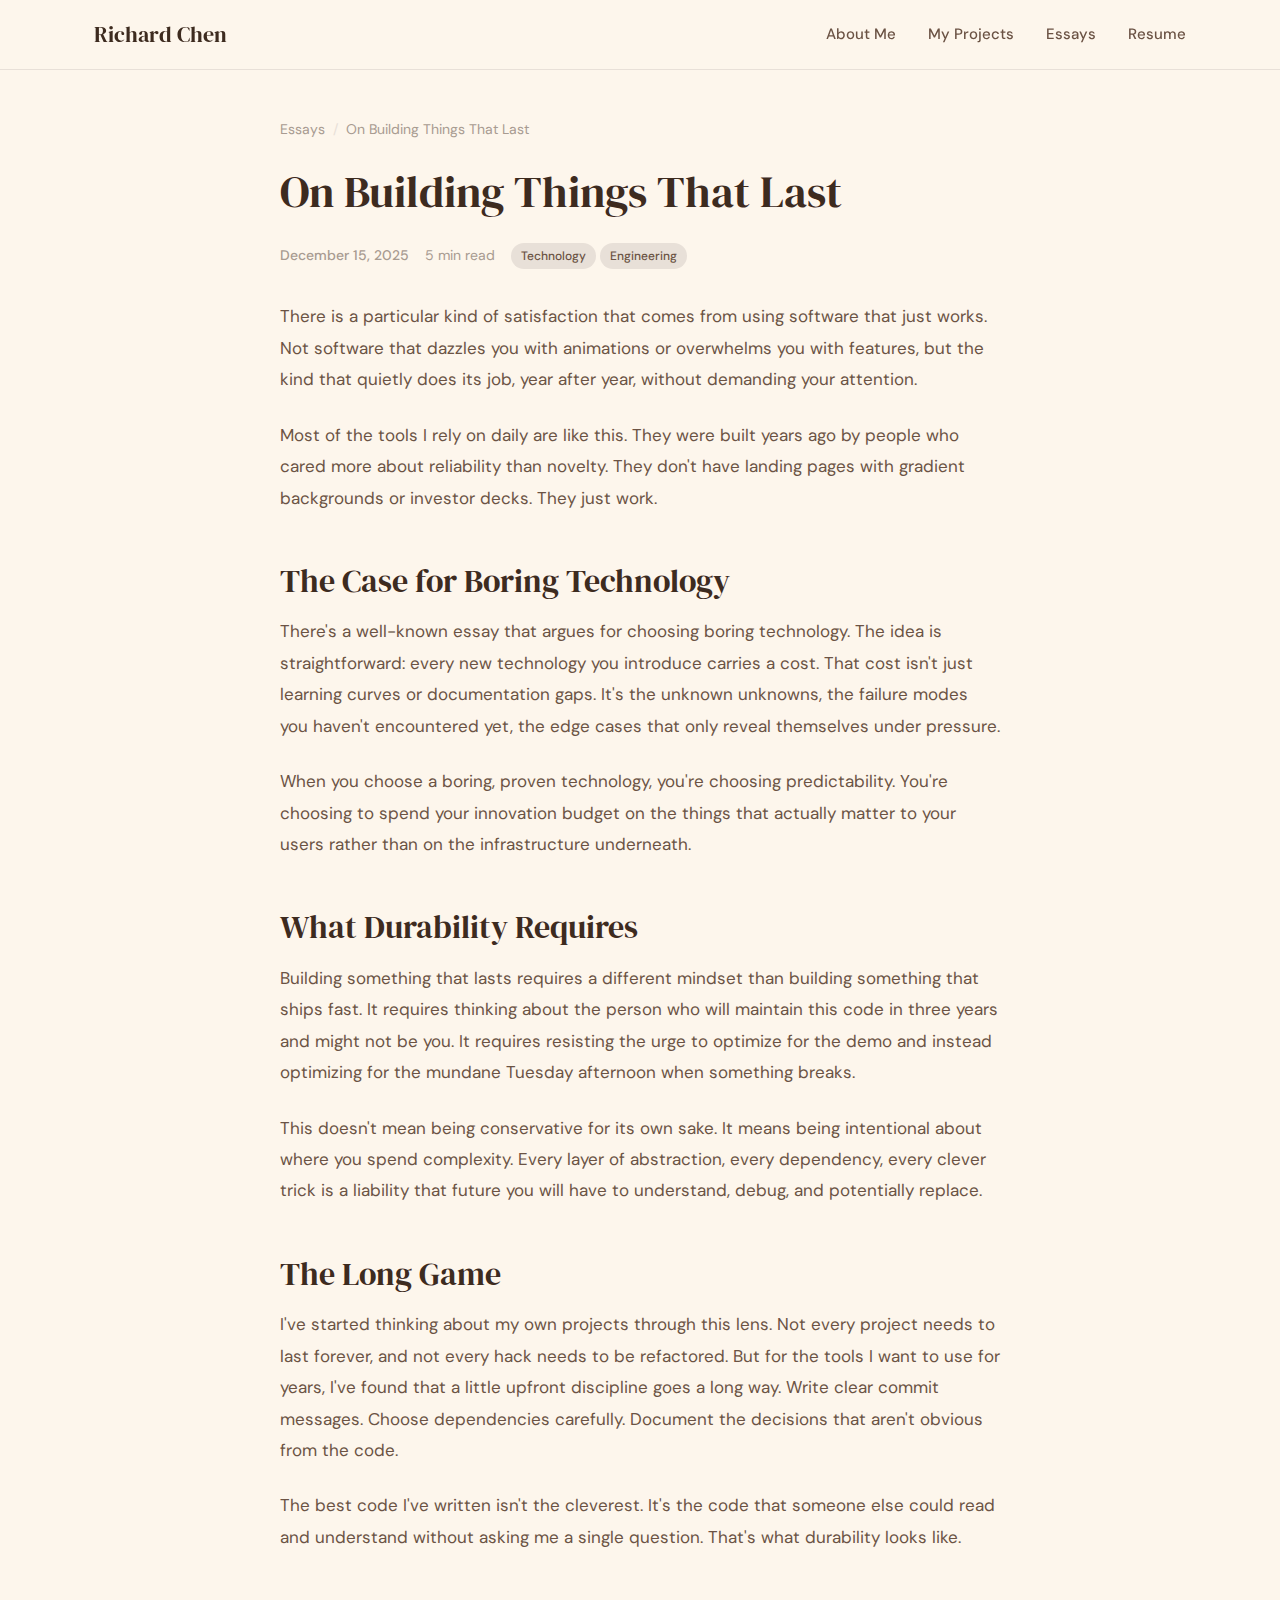
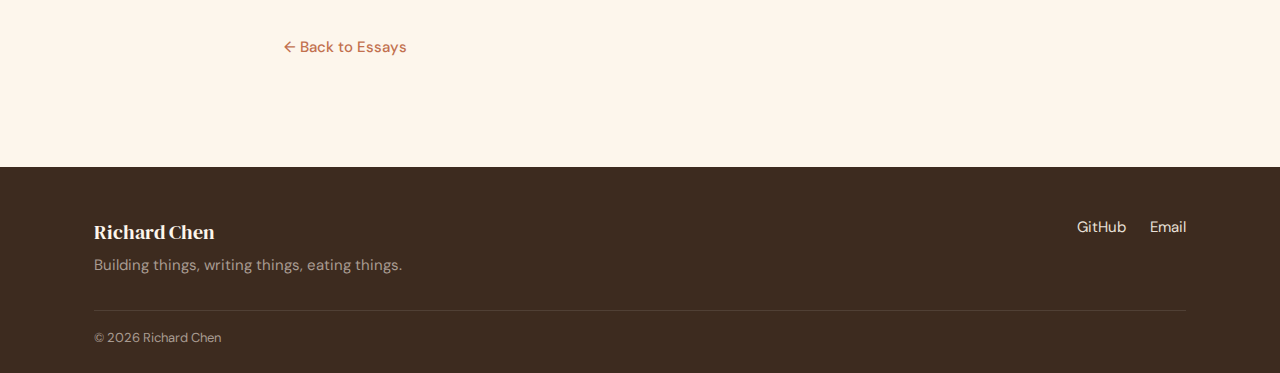
<file: writing/placeholder-essay.html>
<!DOCTYPE html>
<html lang="en">
<head>
  <meta charset="UTF-8">
  <meta name="viewport" content="width=device-width, initial-scale=1.0">
  <meta name="description" content="On Building Things That Last - an essay by Richard Chen about durability in software.">
  <title>On Building Things That Last - Richard Chen</title>

  <link rel="preconnect" href="https://fonts.googleapis.com">
  <link rel="preconnect" href="https://fonts.gstatic.com" crossorigin>
  <link href="https://fonts.googleapis.com/css2?family=DM+Sans:ital,wght@0,400;0,500;0,700;1,400&family=DM+Serif+Display&display=swap" rel="stylesheet">

  <link rel="stylesheet" href="/css/reset.css">
  <link rel="stylesheet" href="/css/variables.css">
  <link rel="stylesheet" href="/css/base.css">
  <link rel="stylesheet" href="/css/layout.css">
  <link rel="stylesheet" href="/css/components.css">
  <link rel="stylesheet" href="/css/pages.css">
</head>
<body>
  <a href="#main-content" class="skip-link">Skip to main content</a>

  <header class="nav" role="banner">
    <div class="container flex-between">
      <a href="/" class="nav__logo">Richard Chen</a>
      <button class="nav__toggle" aria-label="Toggle menu" aria-expanded="false">
        <span class="nav__toggle-bar"></span>
        <span class="nav__toggle-bar"></span>
        <span class="nav__toggle-bar"></span>
      </button>
      <nav class="nav__links" role="navigation" aria-label="Main navigation">
        <a href="/about" class="nav__link">About Me</a>
        <a href="/projects" class="nav__link">My Projects</a>
        <a href="/essays" class="nav__link">Essays</a>
        <a href="/resume" class="nav__link">Resume</a>
      </nav>
    </div>
  </header>

  <main id="main-content">
    <div class="container">
      <article class="writing-detail">
        <nav class="breadcrumb" aria-label="Breadcrumb">
          <a href="/essays">Essays</a>
          <span class="breadcrumb__sep" aria-hidden="true">/</span>
          <span>On Building Things That Last</span>
        </nav>

        <h1>On Building Things That Last</h1>

        <div class="writing-detail__meta">
          <time class="writing-detail__date" datetime="2025-12-15">December 15, 2025</time>
          <span class="writing-detail__reading-time">5 min read</span>
          <div class="writing-detail__tags">
            <span class="badge">Technology</span>
            <span class="badge">Engineering</span>
          </div>
        </div>

        <div class="writing-detail__body">
          <p>
            There is a particular kind of satisfaction that comes from using software that just works. Not software
            that dazzles you with animations or overwhelms you with features, but the kind that quietly does its
            job, year after year, without demanding your attention.
          </p>

          <p>
            Most of the tools I rely on daily are like this. They were built years ago by people who cared more
            about reliability than novelty. They don't have landing pages with gradient backgrounds or investor
            decks. They just work.
          </p>

          <h2>The Case for Boring Technology</h2>

          <p>
            There's a well-known essay that argues for choosing boring technology. The idea is straightforward:
            every new technology you introduce carries a cost. That cost isn't just learning curves or
            documentation gaps. It's the unknown unknowns, the failure modes you haven't encountered yet,
            the edge cases that only reveal themselves under pressure.
          </p>

          <p>
            When you choose a boring, proven technology, you're choosing predictability. You're choosing to spend
            your innovation budget on the things that actually matter to your users rather than on the infrastructure
            underneath.
          </p>

          <h2>What Durability Requires</h2>

          <p>
            Building something that lasts requires a different mindset than building something that ships fast.
            It requires thinking about the person who will maintain this code in three years and might not be you.
            It requires resisting the urge to optimize for the demo and instead optimizing for the mundane
            Tuesday afternoon when something breaks.
          </p>

          <p>
            This doesn't mean being conservative for its own sake. It means being intentional about where you
            spend complexity. Every layer of abstraction, every dependency, every clever trick is a liability
            that future you will have to understand, debug, and potentially replace.
          </p>

          <h2>The Long Game</h2>

          <p>
            I've started thinking about my own projects through this lens. Not every project needs to last forever,
            and not every hack needs to be refactored. But for the tools I want to use for years, I've found
            that a little upfront discipline goes a long way. Write clear commit messages. Choose dependencies
            carefully. Document the decisions that aren't obvious from the code.
          </p>

          <p>
            The best code I've written isn't the cleverest. It's the code that someone else could read and
            understand without asking me a single question. That's what durability looks like.
          </p>
        </div>

        <a href="/essays" class="writing-detail__back btn btn--ghost">&larr; Back to Essays</a>
      </article>
    </div>
  </main>

  <footer class="footer">
    <div class="container">
      <div class="footer__grid">
        <div>
          <p class="footer__name">Richard Chen</p>
          <p class="footer__tagline">Building things, writing things, eating things.</p>
        </div>
        <div class="footer__links">
          <a href="https://github.com/Baffoii" target="_blank" rel="noopener noreferrer">GitHub</a>
          <a href="mailto:rchen23@stanford.edu">Email</a>
        </div>
      </div>
      <p class="footer__copy">&copy; <span class="footer__year">2026</span> Richard Chen</p>
    </div>
  </footer>

  <script src="/js/main.js"></script>
</body>
</html>
</file>
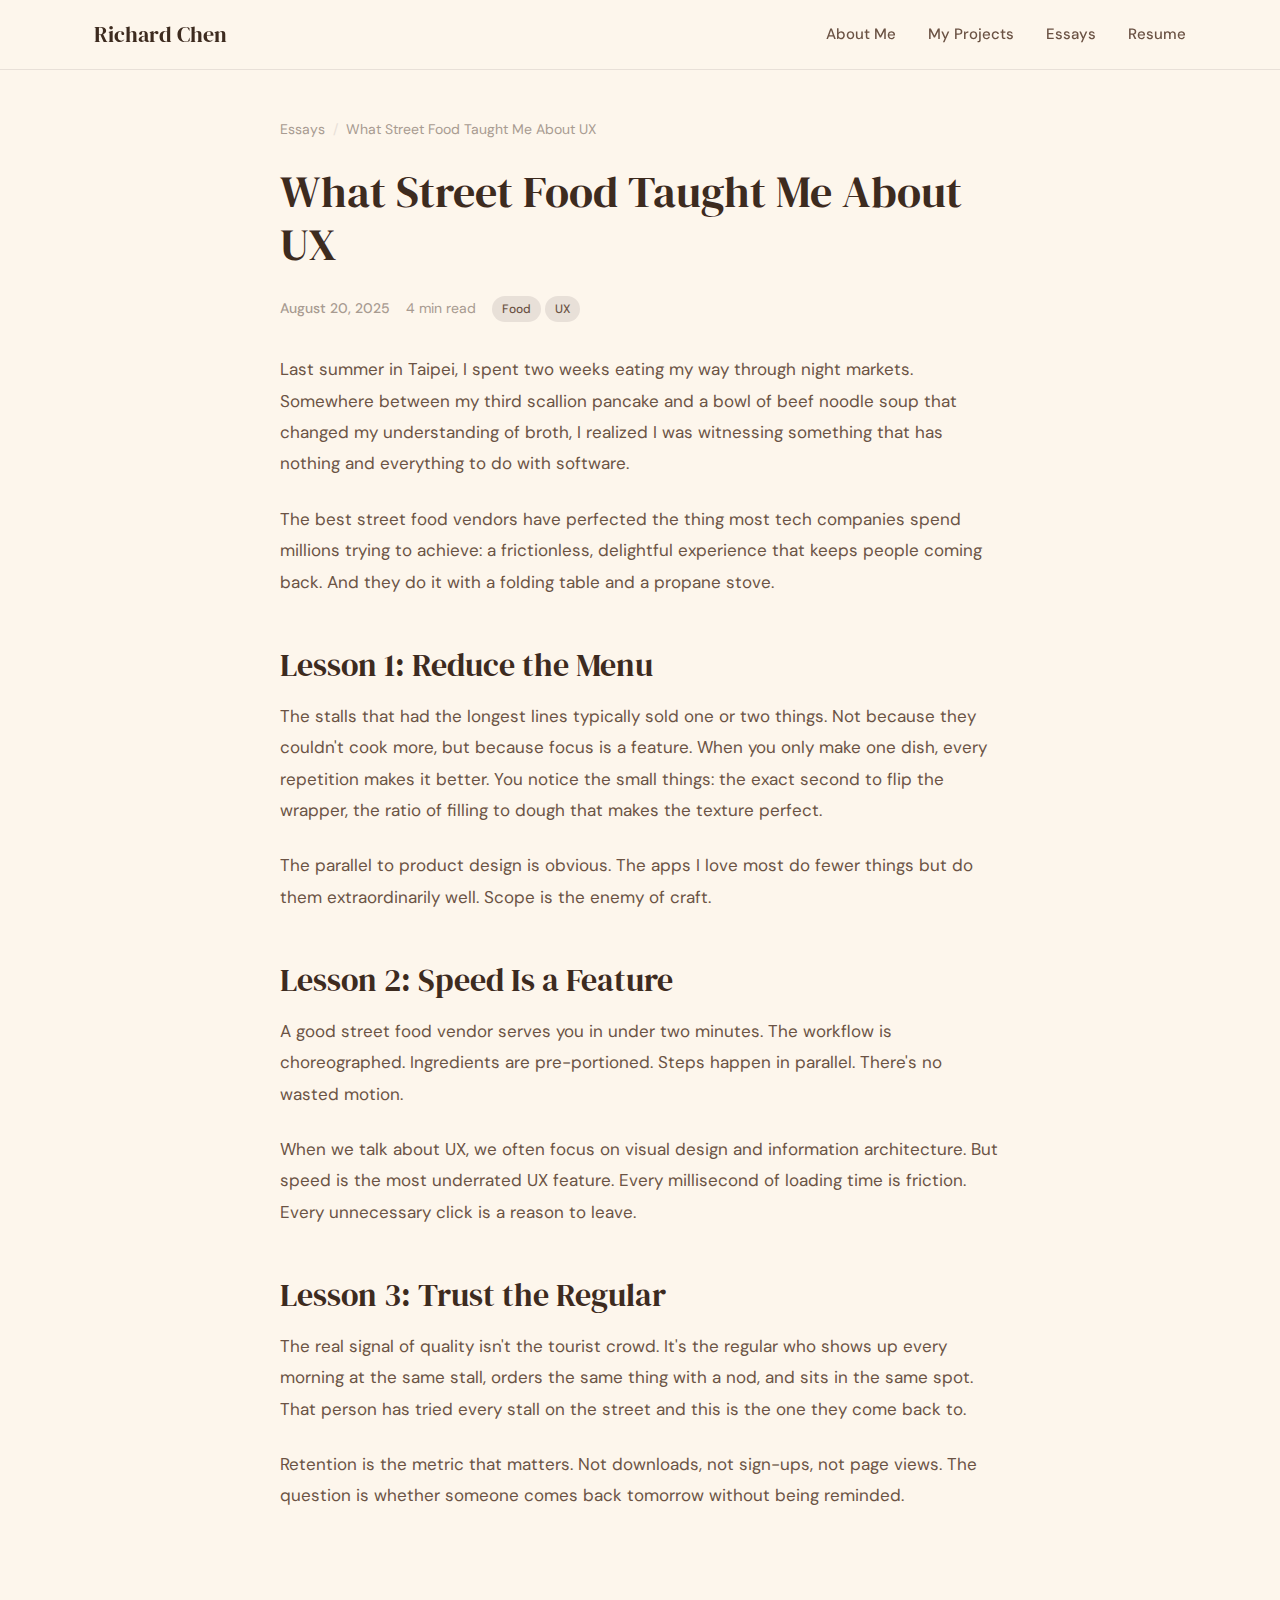
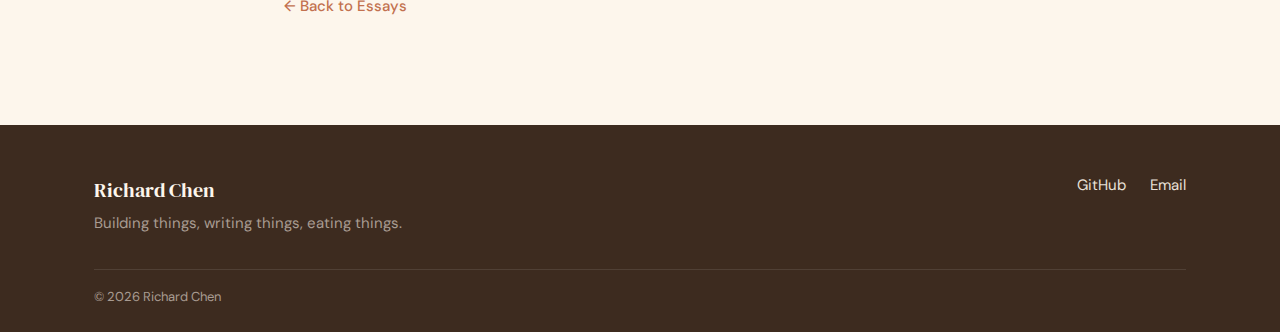
<file: writing/placeholder-paper.html>
<!DOCTYPE html>
<html lang="en">
<head>
  <meta charset="UTF-8">
  <meta name="viewport" content="width=device-width, initial-scale=1.0">
  <meta name="description" content="What Street Food Taught Me About UX - an essay by Richard Chen.">
  <title>What Street Food Taught Me About UX - Richard Chen</title>

  <link rel="preconnect" href="https://fonts.googleapis.com">
  <link rel="preconnect" href="https://fonts.gstatic.com" crossorigin>
  <link href="https://fonts.googleapis.com/css2?family=DM+Sans:ital,wght@0,400;0,500;0,700;1,400&family=DM+Serif+Display&display=swap" rel="stylesheet">

  <link rel="stylesheet" href="/css/reset.css">
  <link rel="stylesheet" href="/css/variables.css">
  <link rel="stylesheet" href="/css/base.css">
  <link rel="stylesheet" href="/css/layout.css">
  <link rel="stylesheet" href="/css/components.css">
  <link rel="stylesheet" href="/css/pages.css">
</head>
<body>
  <a href="#main-content" class="skip-link">Skip to main content</a>

  <header class="nav" role="banner">
    <div class="container flex-between">
      <a href="/" class="nav__logo">Richard Chen</a>
      <button class="nav__toggle" aria-label="Toggle menu" aria-expanded="false">
        <span class="nav__toggle-bar"></span>
        <span class="nav__toggle-bar"></span>
        <span class="nav__toggle-bar"></span>
      </button>
      <nav class="nav__links" role="navigation" aria-label="Main navigation">
        <a href="/about" class="nav__link">About Me</a>
        <a href="/projects" class="nav__link">My Projects</a>
        <a href="/essays" class="nav__link">Essays</a>
        <a href="/resume" class="nav__link">Resume</a>
      </nav>
    </div>
  </header>

  <main id="main-content">
    <div class="container">
      <article class="writing-detail">
        <nav class="breadcrumb" aria-label="Breadcrumb">
          <a href="/essays">Essays</a>
          <span class="breadcrumb__sep" aria-hidden="true">/</span>
          <span>What Street Food Taught Me About UX</span>
        </nav>

        <h1>What Street Food Taught Me About UX</h1>

        <div class="writing-detail__meta">
          <time class="writing-detail__date" datetime="2025-08-20">August 20, 2025</time>
          <span class="writing-detail__reading-time">4 min read</span>
          <div class="writing-detail__tags">
            <span class="badge">Food</span>
            <span class="badge">UX</span>
          </div>
        </div>

        <div class="writing-detail__body">
          <p>
            Last summer in Taipei, I spent two weeks eating my way through night markets. Somewhere between
            my third scallion pancake and a bowl of beef noodle soup that changed my understanding of broth,
            I realized I was witnessing something that has nothing and everything to do with software.
          </p>

          <p>
            The best street food vendors have perfected the thing most tech companies spend millions trying
            to achieve: a frictionless, delightful experience that keeps people coming back. And they do it
            with a folding table and a propane stove.
          </p>

          <h2>Lesson 1: Reduce the Menu</h2>

          <p>
            The stalls that had the longest lines typically sold one or two things. Not because they couldn't
            cook more, but because focus is a feature. When you only make one dish, every repetition makes
            it better. You notice the small things: the exact second to flip the wrapper, the ratio of
            filling to dough that makes the texture perfect.
          </p>

          <p>
            The parallel to product design is obvious. The apps I love most do fewer things but do them
            extraordinarily well. Scope is the enemy of craft.
          </p>

          <h2>Lesson 2: Speed Is a Feature</h2>

          <p>
            A good street food vendor serves you in under two minutes. The workflow is choreographed.
            Ingredients are pre-portioned. Steps happen in parallel. There's no wasted motion.
          </p>

          <p>
            When we talk about UX, we often focus on visual design and information architecture. But speed
            is the most underrated UX feature. Every millisecond of loading time is friction. Every
            unnecessary click is a reason to leave.
          </p>

          <h2>Lesson 3: Trust the Regular</h2>

          <p>
            The real signal of quality isn't the tourist crowd. It's the regular who shows up every morning
            at the same stall, orders the same thing with a nod, and sits in the same spot. That person
            has tried every stall on the street and this is the one they come back to.
          </p>

          <p>
            Retention is the metric that matters. Not downloads, not sign-ups, not page views. The question
            is whether someone comes back tomorrow without being reminded.
          </p>
        </div>

        <a href="/essays" class="writing-detail__back btn btn--ghost">&larr; Back to Essays</a>
      </article>
    </div>
  </main>

  <footer class="footer">
    <div class="container">
      <div class="footer__grid">
        <div>
          <p class="footer__name">Richard Chen</p>
          <p class="footer__tagline">Building things, writing things, eating things.</p>
        </div>
        <div class="footer__links">
          <a href="https://github.com/Baffoii" target="_blank" rel="noopener noreferrer">GitHub</a>
          <a href="mailto:rchen23@stanford.edu">Email</a>
        </div>
      </div>
      <p class="footer__copy">&copy; <span class="footer__year">2026</span> Richard Chen</p>
    </div>
  </footer>

  <script src="/js/main.js"></script>
</body>
</html>
</file>
<file: css/variables.css>
:root {
  /* Primary warm tones */
  --color-cream: #FDF6EC;
  --color-warm-white: #FFFDF9;
  --color-terracotta: #C2714F;
  --color-terracotta-light: #D4896B;
  --color-terracotta-dark: #A85A3B;

  /* Secondary tones */
  --color-warm-olive: #7A8B5C;
  --color-golden: #D4A84B;
  --color-soft-orange: #E8A87C;

  /* Neutrals */
  --color-brown-dark: #3D2B1F;
  --color-brown-medium: #6B5344;
  --color-warm-gray: #A89B91;
  --color-warm-gray-light: #E8E0D8;

  /* Semantic aliases */
  --color-bg: var(--color-cream);
  --color-surface: var(--color-warm-white);
  --color-text: var(--color-brown-dark);
  --color-text-muted: var(--color-brown-medium);
  --color-accent: var(--color-terracotta);
  --color-accent-hover: var(--color-terracotta-light);

  /* Shadows */
  --shadow-sm: 0 1px 3px rgba(61, 43, 31, 0.08);
  --shadow-md: 0 4px 12px rgba(61, 43, 31, 0.10);
  --shadow-lg: 0 8px 24px rgba(61, 43, 31, 0.12);
  --shadow-xl: 0 16px 40px rgba(61, 43, 31, 0.15);

  /* Border radius */
  --radius-sm: 6px;
  --radius-md: 8px;
  --radius-lg: 12px;
  --radius-xl: 20px;
  --radius-full: 9999px;

  /* Typography */
  --font-heading: 'DM Serif Display', Georgia, serif;
  --font-body: 'DM Sans', -apple-system, BlinkMacSystemFont, sans-serif;
  --font-mono: 'JetBrains Mono', 'Fira Code', monospace;

  /* Spacing scale */
  --space-xs: 4px;
  --space-sm: 8px;
  --space-md: 16px;
  --space-lg: 24px;
  --space-xl: 32px;
  --space-2xl: 48px;
  --space-3xl: 64px;
  --space-4xl: 96px;

  /* Transitions */
  --transition-fast: 0.2s ease;
  --transition-base: 0.3s ease;
  --transition-slow: 0.5s ease;
}

/* Breakpoints (reference only, used in media queries):
   --bp-sm: 480px
   --bp-md: 768px
   --bp-lg: 1024px
   --bp-xl: 1200px
*/
</file>
<file: css/base.css>
body {
  font-family: var(--font-body);
  color: var(--color-text);
  background-color: var(--color-bg);
  font-size: 16px;
  line-height: 1.7;
}

/* Headings */
h1, h2, h3 {
  font-family: var(--font-heading);
  line-height: 1.2;
  font-weight: 400;
}

h4, h5, h6 {
  font-family: var(--font-body);
  font-weight: 700;
  line-height: 1.3;
}

h1 { font-size: 2.75rem; margin-bottom: var(--space-lg); }
h2 { font-size: 2rem; margin-bottom: var(--space-md); }
h3 { font-size: 1.5rem; margin-bottom: var(--space-sm); }
h4 { font-size: 1.25rem; margin-bottom: var(--space-sm); }

p {
  margin-bottom: var(--space-md);
  color: var(--color-text-muted);
}

p:last-child {
  margin-bottom: 0;
}

a {
  color: var(--color-accent);
  transition: color var(--transition-fast);
}

a:hover {
  color: var(--color-accent-hover);
}

strong {
  font-weight: 700;
  color: var(--color-text);
}

::selection {
  background-color: var(--color-soft-orange);
  color: var(--color-brown-dark);
}

:focus-visible {
  outline: 2px solid var(--color-terracotta);
  outline-offset: 3px;
  border-radius: var(--radius-sm);
}

/* Reduced motion */
@media (prefers-reduced-motion: reduce) {
  *,
  *::before,
  *::after {
    animation-duration: 0.01ms !important;
    animation-iteration-count: 1 !important;
    transition-duration: 0.01ms !important;
    scroll-behavior: auto !important;
  }
}

/* Responsive typography */
@media (max-width: 768px) {
  h1 { font-size: 2rem; }
  h2 { font-size: 1.625rem; }
  h3 { font-size: 1.25rem; }
}
</file>
<file: css/layout.css>
/* Skip link for accessibility */
.skip-link {
  position: absolute;
  top: -100%;
  left: var(--space-md);
  background: var(--color-accent);
  color: white;
  padding: var(--space-sm) var(--space-md);
  border-radius: var(--radius-md);
  z-index: 1000;
  font-weight: 500;
}

.skip-link:focus {
  top: var(--space-md);
}

/* Container */
.container {
  width: 100%;
  max-width: 1140px;
  margin: 0 auto;
  padding: 0 var(--space-lg);
}

.container--narrow {
  max-width: 780px;
}

.container--wide {
  max-width: 1320px;
}

/* Section spacing */
.section {
  padding: var(--space-4xl) 0;
}

.section--sm {
  padding: var(--space-2xl) 0;
}

.section--tight {
  padding: var(--space-md) 0;
}

/* Grid */
.grid {
  display: grid;
  gap: var(--space-lg);
}

.grid--2 {
  grid-template-columns: repeat(auto-fit, minmax(300px, 1fr));
}

.grid--3 {
  grid-template-columns: repeat(auto-fit, minmax(280px, 1fr));
}

.grid--compact {
  gap: var(--space-md);
}

.grid--compact.grid--3 {
  grid-template-columns: repeat(auto-fit, minmax(240px, 1fr));
}

.grid--4 {
  grid-template-columns: repeat(auto-fit, minmax(240px, 1fr));
}

/* Flex utilities */
.flex {
  display: flex;
}

.flex-center {
  display: flex;
  align-items: center;
  justify-content: center;
}

.flex-between {
  display: flex;
  align-items: center;
  justify-content: space-between;
}

.flex-wrap {
  flex-wrap: wrap;
}

.gap-sm { gap: var(--space-sm); }
.gap-md { gap: var(--space-md); }
.gap-lg { gap: var(--space-lg); }

/* Text alignment */
.text-center { text-align: center; }

/* Visually hidden (screen readers only) */
.visually-hidden {
  position: absolute;
  width: 1px;
  height: 1px;
  padding: 0;
  margin: -1px;
  overflow: hidden;
  clip: rect(0, 0, 0, 0);
  white-space: nowrap;
  border: 0;
}

/* Responsive */
@media (max-width: 768px) {
  .container {
    padding: 0 var(--space-md);
  }

  .section {
    padding: var(--space-2xl) 0;
  }
}
</file>
<file: css/components.css>
/* ===========================
   NAVIGATION
   =========================== */
.nav {
  position: sticky;
  top: 0;
  z-index: 100;
  background-color: rgba(253, 246, 236, 0.95);
  backdrop-filter: blur(10px);
  -webkit-backdrop-filter: blur(10px);
  border-bottom: 1px solid var(--color-warm-gray-light);
  padding: var(--space-md) 0;
}

.nav__logo {
  font-family: var(--font-heading);
  font-size: 1.375rem;
  color: var(--color-text);
  transition: color var(--transition-fast);
}

.nav__logo:hover {
  color: var(--color-accent);
}

.nav__links {
  display: flex;
  align-items: center;
  gap: var(--space-xl);
}

.nav__link {
  font-size: 0.9375rem;
  font-weight: 500;
  color: var(--color-text-muted);
  position: relative;
  padding: var(--space-xs) 0;
  transition: color var(--transition-fast);
}

.nav__link::after {
  content: '';
  position: absolute;
  bottom: -2px;
  left: 0;
  width: 0;
  height: 2px;
  background-color: var(--color-accent);
  border-radius: var(--radius-full);
  transition: width var(--transition-base);
}

.nav__link:hover,
.nav__link--active {
  color: var(--color-text);
}

.nav__link:hover::after,
.nav__link--active::after {
  width: 100%;
}

/* Hamburger menu */
.nav__toggle {
  display: none;
  flex-direction: column;
  gap: 5px;
  padding: var(--space-xs);
}

.nav__toggle-bar {
  display: block;
  width: 24px;
  height: 2px;
  background-color: var(--color-text);
  border-radius: var(--radius-full);
  transition: transform var(--transition-base), opacity var(--transition-fast);
}

/* Mobile nav */
@media (max-width: 768px) {
  .nav__toggle {
    display: flex;
  }

  .nav__links {
    position: absolute;
    top: 100%;
    left: 0;
    right: 0;
    flex-direction: column;
    background-color: var(--color-cream);
    border-bottom: 1px solid var(--color-warm-gray-light);
    padding: var(--space-lg);
    gap: var(--space-md);
    transform: translateY(-10px);
    opacity: 0;
    visibility: hidden;
    transition: transform var(--transition-base), opacity var(--transition-base), visibility var(--transition-base);
  }

  .nav--open .nav__links {
    transform: translateY(0);
    opacity: 1;
    visibility: visible;
  }

  .nav--open .nav__toggle-bar:nth-child(1) {
    transform: translateY(7px) rotate(45deg);
  }

  .nav--open .nav__toggle-bar:nth-child(2) {
    opacity: 0;
  }

  .nav--open .nav__toggle-bar:nth-child(3) {
    transform: translateY(-7px) rotate(-45deg);
  }
}


/* ===========================
   BUTTONS
   =========================== */
.btn {
  display: inline-flex;
  align-items: center;
  gap: var(--space-sm);
  padding: 10px 22px;
  border-radius: var(--radius-md);
  font-weight: 500;
  font-size: 0.9375rem;
  transition: all var(--transition-fast);
  text-align: center;
  white-space: nowrap;
}

.btn--primary {
  background-color: var(--color-accent);
  color: white;
}

.btn--primary:hover {
  background-color: var(--color-accent-hover);
  color: white;
  transform: translateY(-1px);
  box-shadow: var(--shadow-md);
}

.btn--secondary {
  border: 1.5px solid var(--color-accent);
  color: var(--color-accent);
  background: transparent;
}

.btn--secondary:hover {
  background-color: var(--color-accent);
  color: white;
  transform: translateY(-1px);
}

.btn--ghost {
  color: var(--color-accent);
  padding: 10px 4px;
}

.btn--ghost:hover {
  color: var(--color-accent-hover);
}

.btn--lg {
  padding: 14px 30px;
  font-size: 1.0625rem;
}


/* ===========================
   CARDS
   =========================== */
.card {
  background: var(--color-surface);
  border-radius: var(--radius-lg);
  box-shadow: var(--shadow-sm);
  overflow: hidden;
  transition: transform var(--transition-base), box-shadow var(--transition-base);
}

.card:hover {
  transform: translateY(-4px);
  box-shadow: var(--shadow-lg);
}

/* Project cards */
.project-card {
  display: flex;
  flex-direction: column;
  border-left: 4px solid transparent;
}

.project-card--github {
  border-left-color: var(--color-warm-olive);
}

.project-card--expo {
  border-left-color: var(--color-terracotta);
}

.project-card__image {
  aspect-ratio: 2 / 1;
  overflow: hidden;
  background: var(--color-warm-gray-light);
  display: flex;
  align-items: center;
  justify-content: center;
  padding: var(--space-sm);
}

.project-card__image img {
  width: 100%;
  height: 100%;
  max-width: 140px;
  max-height: 70px;
  object-fit: contain;
}

.project-card__body {
  padding: var(--space-md);
  flex: 1;
}

.project-card__title {
  font-size: 1.0625rem;
  margin-bottom: var(--space-xs);
}

.project-card__title a {
  color: var(--color-text);
}

.project-card__title a:hover {
  color: var(--color-accent);
}

.project-card__desc {
  font-size: 0.8125rem;
  margin-bottom: var(--space-sm);
  line-height: 1.4;
  display: -webkit-box;
  -webkit-line-clamp: 2;
  -webkit-box-orient: vertical;
  overflow: hidden;
}

.project-card__tags {
  display: flex;
  flex-wrap: wrap;
  gap: var(--space-xs);
}

.project-card__actions {
  padding: var(--space-sm) var(--space-md);
  border-top: 1px solid var(--color-warm-gray-light);
  display: flex;
  gap: var(--space-xs);
  flex-wrap: wrap;
}

.project-card__actions .btn {
  padding: 6px 12px;
  font-size: 0.75rem;
}

/* Consistent styling: primary for main CTA, secondary for others */
.project-card__actions .btn--sm {
  padding: 5px 10px;
  font-size: 0.6875rem;
}

/* Writing cards */
.writing-card {
  padding: var(--space-lg);
}

.writing-card__date {
  font-size: 0.8125rem;
  font-weight: 500;
  color: var(--color-warm-gray);
  text-transform: uppercase;
  letter-spacing: 0.05em;
  display: block;
  margin-bottom: var(--space-sm);
}

.writing-card__title {
  font-size: 1.375rem;
  margin-bottom: var(--space-sm);
}

.writing-card__title a {
  color: var(--color-text);
}

.writing-card__title a:hover {
  color: var(--color-accent);
}

.writing-card__excerpt {
  font-size: 0.9375rem;
  margin-bottom: var(--space-md);
  display: -webkit-box;
  -webkit-line-clamp: 3;
  -webkit-box-orient: vertical;
  overflow: hidden;
}

.writing-card__tags {
  display: flex;
  flex-wrap: wrap;
  gap: var(--space-xs);
  margin-bottom: var(--space-md);
}


/* ===========================
   BADGES
   =========================== */
.badge {
  display: inline-block;
  padding: 3px 10px;
  font-size: 0.75rem;
  font-weight: 500;
  background-color: var(--color-warm-gray-light);
  color: var(--color-brown-medium);
  border-radius: var(--radius-full);
}

.badge--accent {
  background-color: var(--color-soft-orange);
  color: var(--color-brown-dark);
}

/* Smaller badges for project skill tags */
.badge--sm {
  padding: 2px 6px;
  font-size: 0.625rem;
}


/* ===========================
   PLACEHOLDER IMAGE
   =========================== */
.placeholder-img {
  background: var(--color-warm-gray-light);
  display: flex;
  align-items: center;
  justify-content: center;
  font-size: 3rem;
  width: 100%;
  height: 100%;
}


/* ===========================
   CLOCHE SECTION
   =========================== */
.cloches-section {
  background: var(--color-surface);
  padding: var(--space-4xl) 0;
  overflow: hidden;
}

.cloches-section__title {
  text-align: center;
  margin-bottom: var(--space-sm);
}

.cloches-section__subtitle {
  text-align: center;
  color: var(--color-text-muted);
  margin-bottom: var(--space-3xl);
  font-size: 1.0625rem;
}

.cloches-grid {
  display: grid;
  grid-template-columns: repeat(4, 1fr);
  gap: var(--space-xl);
  max-width: 960px;
  margin: 0 auto;
}

/* Cloche dish container */
.cloche {
  display: flex;
  flex-direction: column;
  align-items: center;
  cursor: pointer;
  text-decoration: none;
  perspective: 600px;
}

.cloche__dish {
  position: relative;
  width: 180px;
  height: 180px;
  display: flex;
  align-items: center;
  justify-content: center;
  margin-bottom: var(--space-md);
}

/* 3D rotating container */
.cloche__3d-wrapper {
  width: 100%;
  height: 100%;
  position: relative;
  transform-style: preserve-3d;
  animation: clocheFloat 4s ease-in-out infinite;
  transition: transform var(--transition-base);
}

.cloche:hover .cloche__3d-wrapper {
  animation-play-state: paused;
  transform: translateY(-4px) scale(1.03);
}

/* The dome (cloche cover) */
.cloche__cover {
  position: absolute;
  left: 50%;
  top: 20px;
  width: 132px;
  height: 94px;
  transform: translateX(-50%);
  transition: transform var(--transition-slow), opacity var(--transition-slow);
  z-index: 2;
  background:
    radial-gradient(circle at 36% 34%, rgba(255, 255, 255, 0.95), rgba(255, 255, 255, 0) 38%),
    radial-gradient(circle at 62% 75%, rgba(86, 92, 102, 0.35), rgba(86, 92, 102, 0) 45%),
    linear-gradient(145deg, #f6f8fb 0%, #d2d6dd 28%, #9da3ad 58%, #eceff5 100%);
  border: 2px solid #aeb4be;
  border-bottom-width: 3px;
  border-radius: 999px 999px 58px 58px;
  box-shadow:
    inset 0 2px 5px rgba(255, 255, 255, 0.7),
    inset -8px -12px 16px rgba(107, 114, 126, 0.35),
    0 8px 18px rgba(61, 43, 31, 0.14);
}

.cloche__cover::before {
  content: "";
  position: absolute;
  left: 50%;
  top: -11px;
  width: 20px;
  height: 20px;
  transform: translateX(-50%);
  border-radius: 50%;
  border: 2px solid #9aa0aa;
  background:
    radial-gradient(circle at 35% 35%, #ffffff 0%, #d8dde5 45%, #9ba2ad 100%);
  box-shadow: inset 0 2px 2px rgba(255, 255, 255, 0.8), 0 2px 4px rgba(61, 43, 31, 0.2);
}

.cloche__cover::after {
  content: "";
  position: absolute;
  left: -8px;
  right: -8px;
  bottom: -8px;
  height: 12px;
  border-radius: 999px;
  background: linear-gradient(to bottom, #ecf0f6 0%, #afb5bf 100%);
  box-shadow: 0 2px 5px rgba(61, 43, 31, 0.2);
}

/* Hidden content under the cloche */
.cloche__hidden {
  position: absolute;
  inset: 0;
  display: flex;
  align-items: center;
  justify-content: center;
  font-size: 4rem;
  opacity: 0;
  transform: scale(0.8);
  transition: opacity var(--transition-slow), transform var(--transition-slow);
  z-index: 1;
  text-shadow: 0 5px 8px rgba(61, 43, 31, 0.16);
}

/* Open on hover/focus */
.cloche:hover .cloche__3d-wrapper,
.cloche:focus-visible .cloche__3d-wrapper {
  animation-play-state: paused;
}

.cloche:hover .cloche__cover,
.cloche:focus-visible .cloche__cover {
  transform: translateX(-50%) translateY(-56px) rotateX(28deg);
  opacity: 0;
}

.cloche:hover .cloche__hidden,
.cloche:focus-visible .cloche__hidden {
  opacity: 1;
  transform: scale(1);
}

/* Plate base */
.cloche__plate {
  position: absolute;
  bottom: 0;
  width: 140px;
  height: 16px;
  background: linear-gradient(to bottom, #e8e0d8, #d4ccc4);
  border-radius: 50%;
  box-shadow: 0 2px 8px rgba(61, 43, 31, 0.12);
}

.cloche__label {
  font-family: var(--font-heading);
  font-size: 1.125rem;
  color: var(--color-text);
  transition: color var(--transition-fast);
}

.cloche:hover .cloche__label {
  color: var(--color-accent);
}

.cloche__hint {
  font-size: 0.8125rem;
  color: var(--color-warm-gray);
  margin-top: var(--space-xs);
}

/* Float animation with staggered delays */
@keyframes clocheFloat {
  0%, 100% { transform: rotateY(0deg) rotateX(0deg); }
  25% { transform: rotateY(10deg) rotateX(-5deg); }
  50% { transform: rotateY(0deg) rotateX(5deg); }
  75% { transform: rotateY(-10deg) rotateX(-5deg); }
}

.cloche:nth-child(2) .cloche__3d-wrapper { animation-delay: -1s; }
.cloche:nth-child(3) .cloche__3d-wrapper { animation-delay: -2s; }
.cloche:nth-child(4) .cloche__3d-wrapper { animation-delay: -3s; }

@media (max-width: 768px) {
  .cloches-grid {
    grid-template-columns: repeat(2, 1fr);
    gap: var(--space-xl);
  }

  .cloche__dish {
    width: 140px;
    height: 140px;
  }

  .cloche__cover {
    top: 18px;
    width: 102px;
    height: 72px;
  }
  .cloche__hidden { font-size: 3rem; }
  .cloche__plate { width: 110px; height: 12px; }
}

@media (max-width: 480px) {
  .cloches-grid {
    grid-template-columns: 1fr 1fr;
    gap: var(--space-lg);
  }

  .cloche__dish {
    width: 120px;
    height: 120px;
  }

  .cloche__cover {
    top: 16px;
    width: 88px;
    height: 62px;
  }
  .cloche__hidden { font-size: 2.5rem; }
}


/* ===========================
   CONTACT FORM
   =========================== */
.contact {
  background: var(--color-bg);
  padding: var(--space-4xl) 0;
}

.contact__form {
  max-width: 600px;
  margin: 0 auto;
  display: flex;
  flex-direction: column;
  gap: var(--space-md);
}

.form-group {
  display: flex;
  flex-direction: column;
  gap: var(--space-xs);
}

.form-group label {
  font-weight: 500;
  font-size: 0.9375rem;
  color: var(--color-text);
}

.form-group input,
.form-group textarea {
  padding: 12px 16px;
  border: 1.5px solid var(--color-warm-gray-light);
  border-radius: var(--radius-md);
  background: var(--color-surface);
  font-size: 1rem;
  transition: border-color var(--transition-fast), box-shadow var(--transition-fast);
}

.form-group input:focus,
.form-group textarea:focus {
  outline: none;
  border-color: var(--color-accent);
  box-shadow: 0 0 0 3px rgba(194, 113, 79, 0.15);
}

.form-group textarea {
  resize: vertical;
  min-height: 140px;
}

.contact__status {
  text-align: center;
  font-size: 0.9375rem;
  padding: var(--space-md);
  border-radius: var(--radius-md);
  display: none;
}

.contact__status--success {
  display: block;
  background-color: rgba(122, 139, 92, 0.15);
  color: var(--color-warm-olive);
}

.contact__status--error {
  display: block;
  background-color: rgba(194, 113, 79, 0.15);
  color: var(--color-terracotta-dark);
}


/* ===========================
   FILTER BUTTONS
   =========================== */
.filters {
  display: flex;
  flex-wrap: wrap;
  gap: var(--space-sm);
  margin-bottom: var(--space-xl);
}

.filter-btn {
  padding: 5px 12px;
  border-radius: var(--radius-full);
  font-size: 0.75rem;
  font-weight: 500;
  color: var(--color-text-muted);
  border: 1.5px solid var(--color-warm-gray-light);
  background: transparent;
  transition: all var(--transition-fast);
}

.filter-btn:hover {
  border-color: var(--color-accent);
  color: var(--color-accent);
}

.filter-btn--active {
  background-color: var(--color-accent);
  border-color: var(--color-accent);
  color: white;
}


/* ===========================
   MODAL (QR Code)
   =========================== */
.modal {
  position: fixed;
  inset: 0;
  z-index: 200;
  display: flex;
  align-items: center;
  justify-content: center;
  padding: var(--space-lg);
}

.modal[hidden] {
  display: none;
}

.modal__overlay {
  position: absolute;
  inset: 0;
  background: rgba(61, 43, 31, 0.5);
  backdrop-filter: blur(4px);
}

.modal__content {
  position: relative;
  background: var(--color-surface);
  border-radius: var(--radius-xl);
  padding: var(--space-xl);
  max-width: 360px;
  width: 100%;
  text-align: center;
  box-shadow: var(--shadow-xl);
  animation: modalIn 0.3s ease;
}

@keyframes modalIn {
  from {
    opacity: 0;
    transform: scale(0.9) translateY(10px);
  }
  to {
    opacity: 1;
    transform: scale(1) translateY(0);
  }
}

.modal__close {
  position: absolute;
  top: var(--space-md);
  right: var(--space-md);
  font-size: 1.5rem;
  color: var(--color-warm-gray);
  width: 36px;
  height: 36px;
  display: flex;
  align-items: center;
  justify-content: center;
  border-radius: var(--radius-full);
  transition: background-color var(--transition-fast);
}

.modal__close:hover {
  background-color: var(--color-warm-gray-light);
}

.modal__title {
  margin-bottom: var(--space-md);
}

.modal__qr {
  width: 200px;
  height: 200px;
  margin: 0 auto var(--space-md);
  border-radius: var(--radius-md);
  background: var(--color-warm-gray-light);
}

.modal__hint {
  font-size: 0.875rem;
  color: var(--color-warm-gray);
}


/* ===========================
   FOOTER
   =========================== */
.footer {
  background-color: var(--color-brown-dark);
  color: var(--color-warm-gray-light);
  padding: var(--space-2xl) 0 var(--space-lg);
}

.footer__grid {
  display: flex;
  justify-content: space-between;
  align-items: flex-start;
  gap: var(--space-xl);
  margin-bottom: var(--space-xl);
  flex-wrap: wrap;
}

.footer__name {
  font-family: var(--font-heading);
  font-size: 1.25rem;
  color: var(--color-cream);
  margin-bottom: var(--space-xs);
}

.footer__tagline {
  font-size: 0.9375rem;
  color: var(--color-warm-gray);
}

.footer__links {
  display: flex;
  gap: var(--space-lg);
}

.footer__links a {
  font-size: 0.9375rem;
  color: var(--color-warm-gray-light);
  transition: color var(--transition-fast);
}

.footer__links a:hover {
  color: var(--color-soft-orange);
}

.footer__copy {
  font-size: 0.8125rem;
  color: var(--color-warm-gray);
  border-top: 1px solid rgba(255, 255, 255, 0.1);
  padding-top: var(--space-md);
}

@media (max-width: 480px) {
  .footer__grid {
    flex-direction: column;
    gap: var(--space-md);
  }
}


/* ===========================
   BREADCRUMB
   =========================== */
.breadcrumb {
  font-size: 0.875rem;
  color: var(--color-warm-gray);
  margin-bottom: var(--space-lg);
  display: flex;
  align-items: center;
  gap: var(--space-sm);
}

.breadcrumb a {
  color: var(--color-warm-gray);
}

.breadcrumb a:hover {
  color: var(--color-accent);
}

.breadcrumb__sep {
  color: var(--color-warm-gray-light);
}


/* ===========================
   SCROLL ANIMATIONS
   =========================== */
.animate-in {
  opacity: 0;
  transform: translateY(20px);
  transition: opacity 0.6s ease, transform 0.6s ease;
}

.animate-in.is-visible {
  opacity: 1;
  transform: translateY(0);
}

/* Stagger delays for grid items */
.animate-in:nth-child(2) { transition-delay: 0.1s; }
.animate-in:nth-child(3) { transition-delay: 0.2s; }
.animate-in:nth-child(4) { transition-delay: 0.3s; }
.animate-in:nth-child(5) { transition-delay: 0.4s; }
.animate-in:nth-child(6) { transition-delay: 0.5s; }
</file>
<file: css/pages.css>
/* ===========================
   LANDING PAGE HERO
   =========================== */
.hero {
  padding: var(--space-4xl) 0;
  min-height: 70vh;
  display: flex;
  align-items: center;
}

.hero__grid {
  display: grid;
  grid-template-columns: 320px 1fr;
  gap: var(--space-3xl);
  align-items: center;
}

.hero__photo-wrapper {
  width: 280px;
  height: 280px;
  border-radius: 50%;
  overflow: hidden;
  border: 5px solid var(--color-warm-gray-light);
  box-shadow: var(--shadow-lg);
  background: var(--color-warm-gray-light);
  display: flex;
  align-items: center;
  justify-content: center;
  margin: 0 auto;
}

.hero__photo-wrapper img {
  width: 100%;
  height: 100%;
  object-fit: cover;
}

.hero__photo-placeholder {
  font-size: 6rem;
  color: var(--color-warm-gray);
}

.hero__content h1 {
  margin-bottom: var(--space-md);
}

.hero__tagline {
  font-size: 1.25rem;
  color: var(--color-text-muted);
  margin-bottom: var(--space-lg);
  line-height: 1.6;
}

.hero__ctas {
  display: flex;
  gap: var(--space-md);
  flex-wrap: wrap;
}

@media (max-width: 768px) {
  .hero {
    min-height: auto;
    padding: var(--space-2xl) 0;
  }

  .hero__grid {
    grid-template-columns: 1fr;
    text-align: center;
    gap: var(--space-xl);
  }

  .hero__photo-wrapper {
    width: 200px;
    height: 200px;
  }

  .hero__ctas {
    justify-content: center;
  }
}


/* ===========================
   ABOUT PAGE
   =========================== */
.about-content {
  max-width: 720px;
}

.about-content p {
  font-size: 1.0625rem;
  line-height: 1.8;
}


/* ===========================
   PROJECTS PAGE
   =========================== */
.page-header {
  padding: var(--space-3xl) 0 var(--space-xl);
}

/* Tighter spacing on resume, projects, and essays pages */
.page-resume .page-header,
.page-projects .page-header,
.page-essays .page-header {
  padding: var(--space-lg) 0 var(--space-md);
}

.page-header__title {
  margin-bottom: var(--space-sm);
}

.page-header__desc {
  font-size: 1.0625rem;
  max-width: 600px;
}

/* Project card hide/show for filtering */
.project-card[data-visible="false"] {
  display: none;
}


/* ===========================
   WRITING DETAIL
   =========================== */
.writing-detail {
  max-width: 720px;
  margin: 0 auto;
  padding: var(--space-2xl) 0 var(--space-4xl);
}

.writing-detail__meta {
  display: flex;
  align-items: center;
  gap: var(--space-md);
  margin-bottom: var(--space-xl);
  flex-wrap: wrap;
}

.writing-detail__date {
  font-size: 0.875rem;
  color: var(--color-warm-gray);
  font-weight: 500;
}

.writing-detail__reading-time {
  font-size: 0.875rem;
  color: var(--color-warm-gray);
}

.writing-detail__tags {
  display: flex;
  gap: var(--space-xs);
}

.writing-detail__body {
  font-size: 1.0625rem;
  line-height: 1.85;
}

.writing-detail__body p {
  margin-bottom: var(--space-lg);
}

.writing-detail__body h2 {
  margin-top: var(--space-2xl);
}

.writing-detail__back {
  margin-top: var(--space-2xl);
  display: inline-flex;
  align-items: center;
  gap: var(--space-sm);
}


/* ===========================
   PROJECT DETAIL
   =========================== */
.project-detail {
  max-width: 840px;
  margin: 0 auto;
  padding: var(--space-2xl) 0 var(--space-4xl);
}

.project-detail__hero-img {
  aspect-ratio: 16 / 9;
  background: var(--color-warm-gray-light);
  border-radius: var(--radius-lg);
  overflow: hidden;
  margin-bottom: var(--space-xl);
  display: flex;
  align-items: center;
  justify-content: center;
  font-size: 5rem;
}

.project-detail__type {
  margin-bottom: var(--space-md);
}

.project-detail__desc {
  font-size: 1.0625rem;
  line-height: 1.8;
  margin-bottom: var(--space-xl);
}

.project-detail__section {
  margin-bottom: var(--space-xl);
}

.project-detail__section h3 {
  margin-bottom: var(--space-md);
}

.project-detail__links {
  display: flex;
  gap: var(--space-md);
  flex-wrap: wrap;
}

.project-detail__back {
  margin-top: var(--space-xl);
  display: inline-flex;
  align-items: center;
  gap: var(--space-sm);
}


/* ===========================
   FOOD & INTERESTS PAGE
   =========================== */
.food-gallery {
  display: grid;
  grid-template-columns: repeat(auto-fill, minmax(260px, 1fr));
  gap: var(--space-lg);
}

.food-card {
  border-radius: var(--radius-lg);
  overflow: hidden;
  background: var(--color-surface);
  box-shadow: var(--shadow-sm);
  transition: transform var(--transition-base), box-shadow var(--transition-base);
}

.food-card:hover {
  transform: translateY(-4px) rotate(-0.5deg);
  box-shadow: var(--shadow-lg);
}

.food-card__image {
  aspect-ratio: 4 / 3;
  background: var(--color-warm-gray-light);
  display: flex;
  align-items: center;
  justify-content: center;
  font-size: 4rem;
}

.food-card__body {
  padding: var(--space-md);
}

.food-card__title {
  font-family: var(--font-heading);
  font-size: 1.125rem;
  margin-bottom: var(--space-xs);
}

.food-card__desc {
  font-size: 0.875rem;
  color: var(--color-text-muted);
}

/* Interests grid */
.interests-grid {
  display: grid;
  grid-template-columns: repeat(auto-fit, minmax(200px, 1fr));
  gap: var(--space-md);
}

.interest-item {
  display: flex;
  align-items: center;
  gap: var(--space-md);
  padding: var(--space-lg);
  background: var(--color-surface);
  border-radius: var(--radius-lg);
  box-shadow: var(--shadow-sm);
  transition: transform var(--transition-fast);
}

.interest-item:hover {
  transform: translateY(-2px);
}

.interest-item__icon {
  font-size: 2rem;
  flex-shrink: 0;
}

.interest-item__text h4 {
  font-size: 1rem;
  margin-bottom: 2px;
}

.interest-item__text p {
  font-size: 0.8125rem;
  color: var(--color-warm-gray);
  margin: 0;
}


/* ===========================
   RESUME PAGE
   =========================== */
.resume-viewer-wrap {
  max-width: 900px;
  margin: 0 auto;
}

.resume-viewer__embed-wrap {
  background: var(--color-warm-gray-light);
  border-radius: var(--radius-md);
  overflow: hidden;
  box-shadow: var(--shadow-md);
  min-height: 70vh;
}

.resume-viewer__pdf {
  display: block;
  width: 100%;
  min-height: 70vh;
  height: 85vh;
  border: none;
}

.resume-viewer__fallback {
  margin-top: var(--space-md);
  font-size: 0.875rem;
  color: var(--color-text-muted);
}

.resume-viewer__fallback a {
  color: var(--color-accent);
}

.resume-viewer__fallback a:hover {
  text-decoration: underline;
}

.resume-content {
  max-width: 780px;
  margin: 0 auto;
}

.resume-section {
  margin-bottom: var(--space-2xl);
}

.resume-section h2 {
  padding-bottom: var(--space-sm);
  border-bottom: 2px solid var(--color-warm-gray-light);
  margin-bottom: var(--space-lg);
}

.resume-entry {
  margin-bottom: var(--space-xl);
}

.resume-entry__header {
  display: flex;
  justify-content: space-between;
  align-items: flex-start;
  gap: var(--space-md);
  margin-bottom: var(--space-xs);
  flex-wrap: wrap;
}

.resume-entry__title {
  font-weight: 700;
  font-size: 1.0625rem;
}

.resume-entry__date {
  font-size: 0.875rem;
  color: var(--color-warm-gray);
  white-space: nowrap;
}

.resume-entry__org {
  font-size: 0.9375rem;
  color: var(--color-accent);
  margin-bottom: var(--space-sm);
}

.resume-entry__details {
  list-style: disc;
  padding-left: var(--space-lg);
}

.resume-entry__details li {
  font-size: 0.9375rem;
  color: var(--color-text-muted);
  margin-bottom: var(--space-xs);
  line-height: 1.6;
}
</file>
